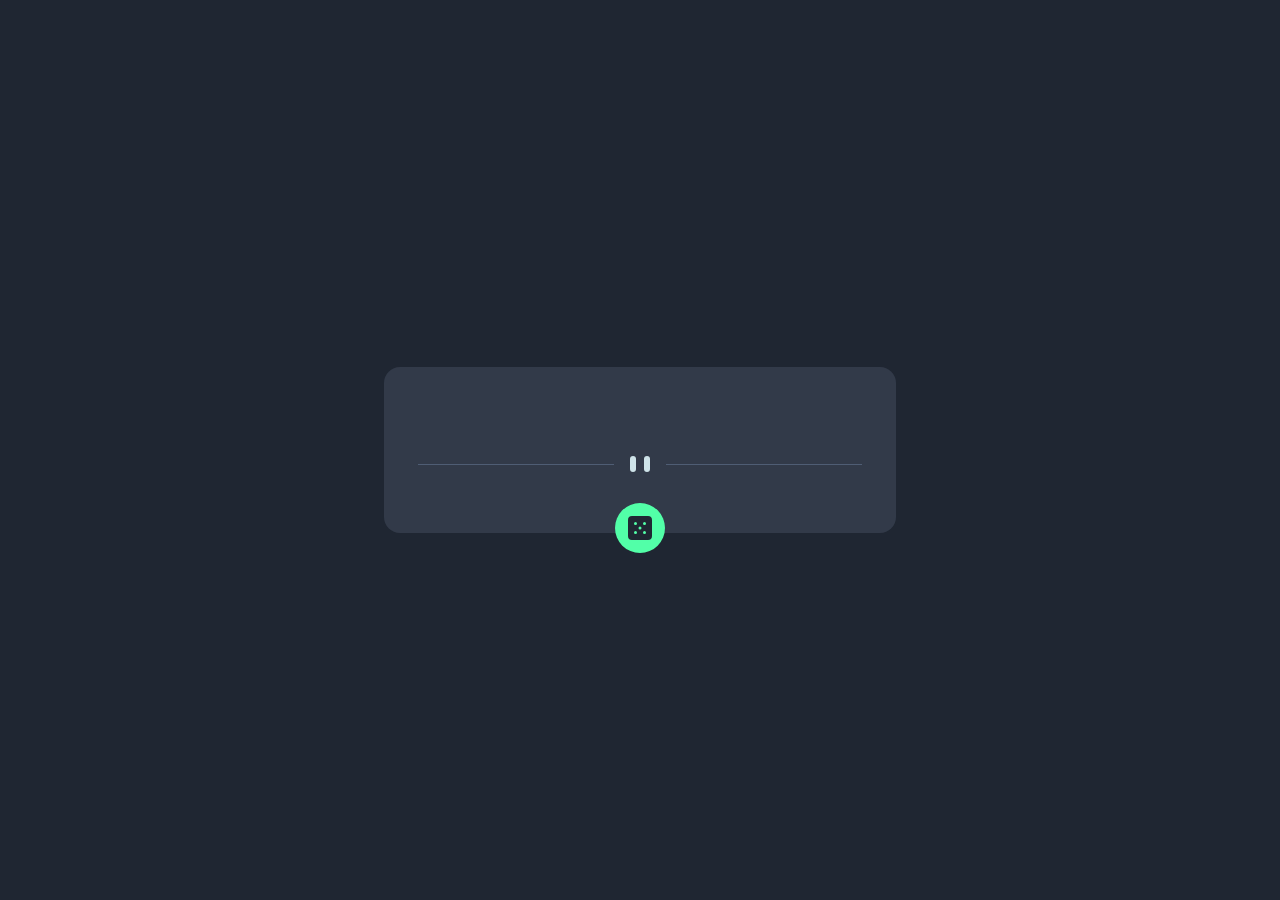
<file: advice-generator-app-main/index.html>
<!DOCTYPE html>
<html lang="en">
<head>
  <meta charset="UTF-8">
  <meta http-equiv="X-UA-Compatible" content="IE=edge">
  <meta name="viewport" content="width=device-width, initial-scale=1.0">
  <link rel="icon" type="image/png" sizes="32x32" href="./assets/imgs/favicon-32x32.png">
  <link rel="stylesheet" href="./assets/css/styles.css">
  <title>FrontEndMentor | Advice Generator App</title>
</head>
<body>
  
  <main>

    <div class="adviceGenerator">
      
      <h1 id="adviceNum"></h1>
      
      <p id="advice" class="advice"></p>
      
      <div class="pattern">
        <img class="desktopPattern" src="assets/imgs/pattern-divider-desktop.svg" alt="pattern-divider-desktop">
        <img class="mobilePattern" src="assets/imgs/pattern-divider-mobile.svg" alt="pattern-divider-mobile">
      </div>
      
      <div id="btn" class="diceIcon">
        <img class="dice" src="./assets/imgs/icon-dice.svg" alt="icon-dice">
      </div>

    </div>

  </main>

  <script src="./assets/js/script.js" defer></script>
</body>
</html>
</file>
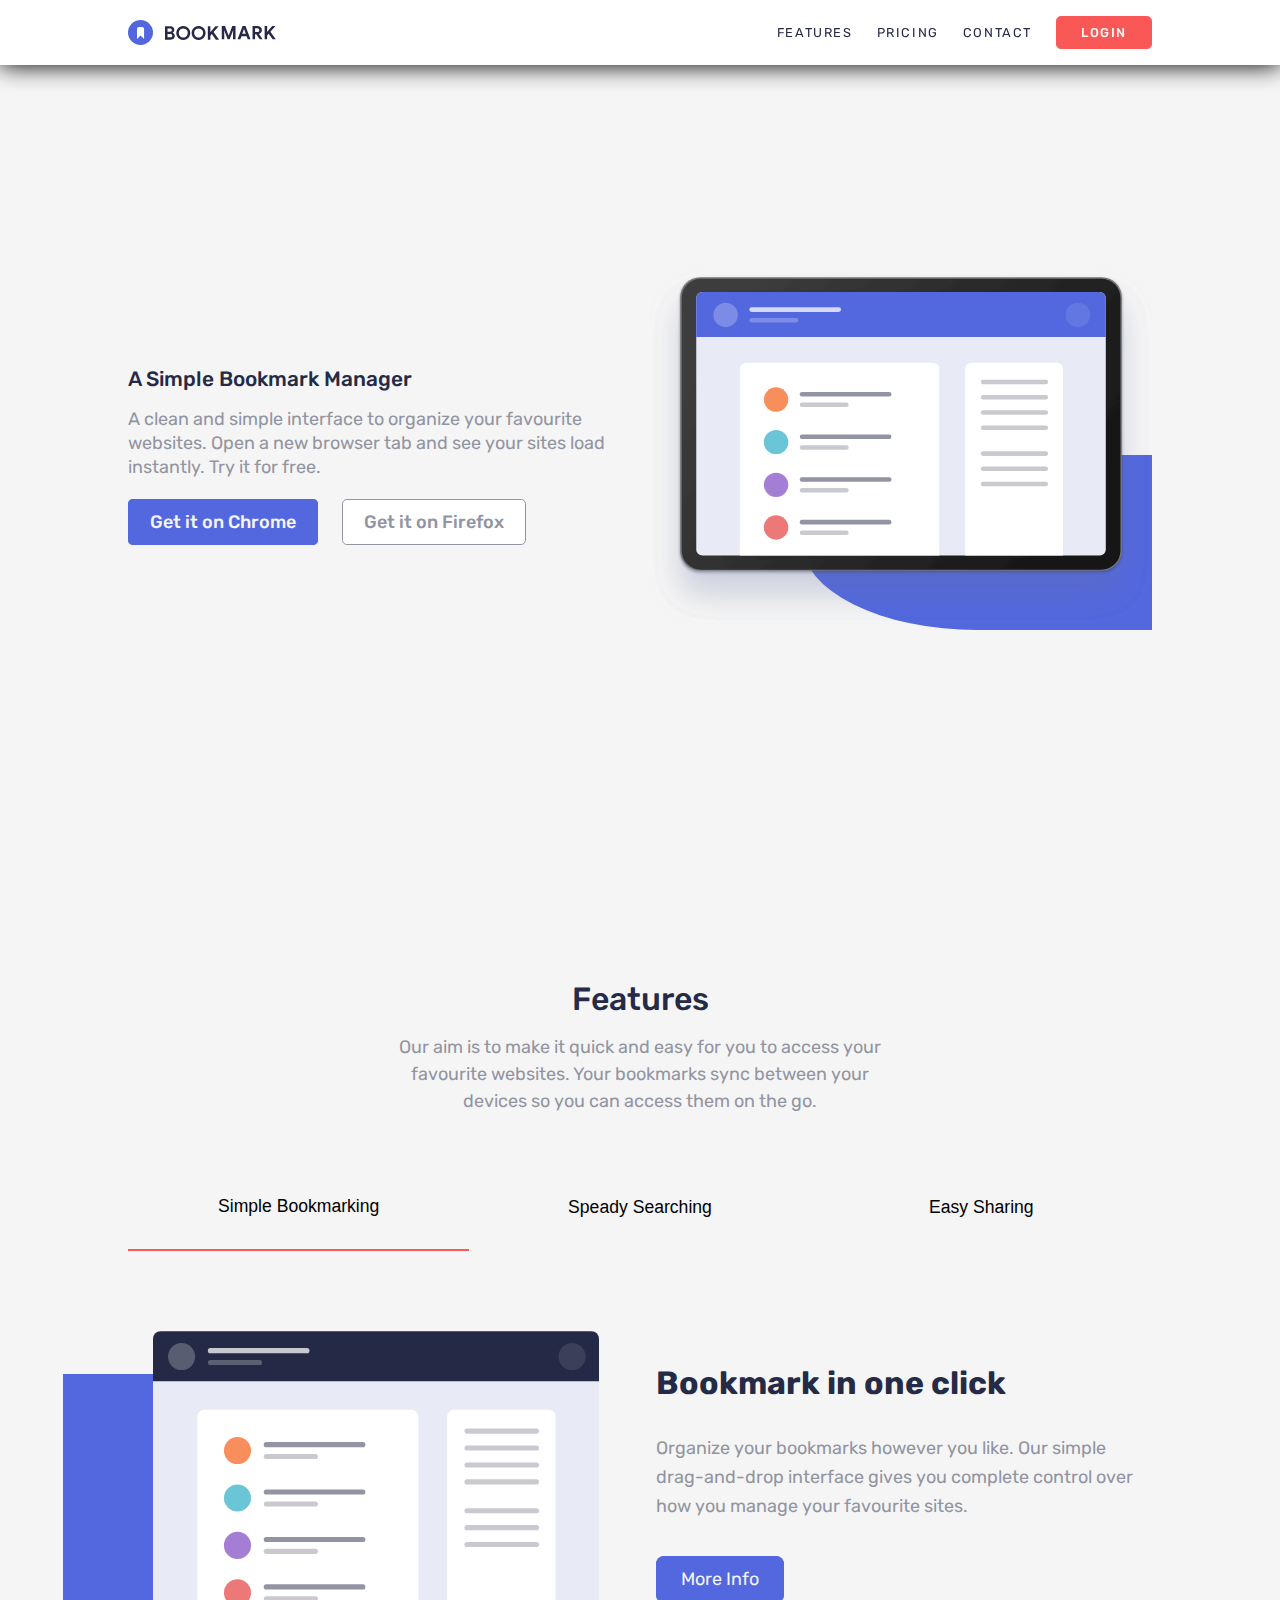
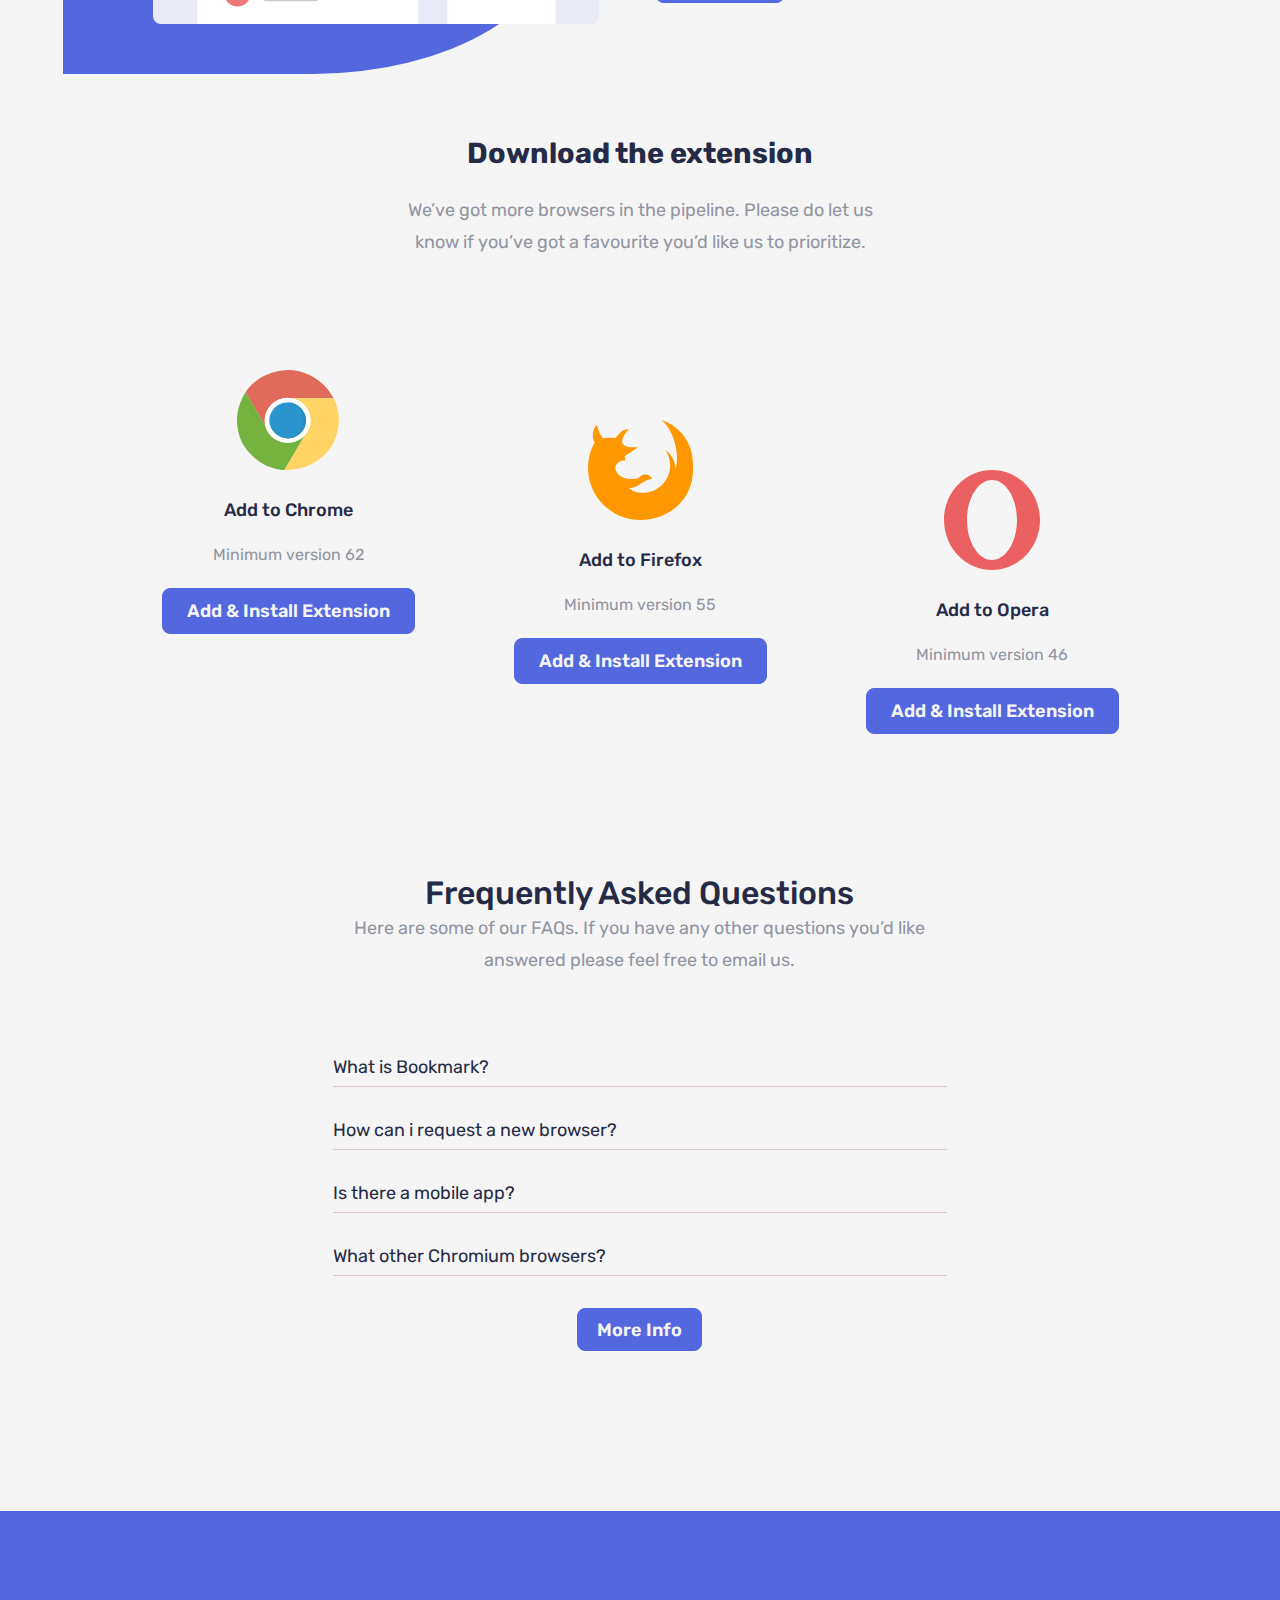
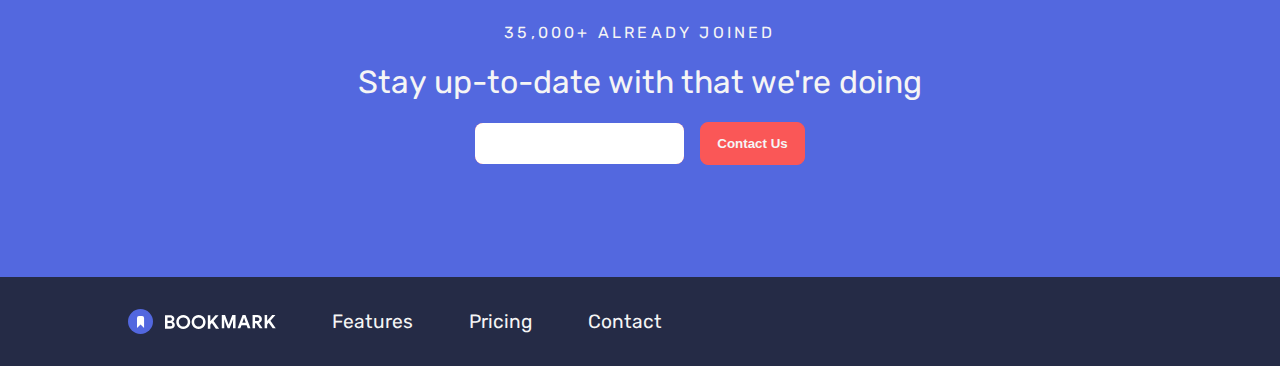
<file: bookmark-landing-page-master/index.html>
<!DOCTYPE html>
<html lang="en">
<head>
  <meta charset="UTF-8">
  <meta http-equiv="X-UA-Compatible" content="IE=edge">
  <meta name="viewport" content="width=device-width, initial-scale=1.0">
  <link rel="icon" type="image/png" sizes="32x32" href=".assets/images/favicon-32x32.png">
  <link rel="stylesheet" href="https://cdnjs.cloudflare.com/ajax/libs/font-awesome/6.1.1/css/all.min.css" integrity="sha512-KfkfwYDsLkIlwQp6LFnl8zNdLGxu9YAA1QvwINks4PhcElQSvqcyVLLD9aMhXd13uQjoXtEKNosOWaZqXgel0g==" crossorigin="anonymous" referrerpolicy="no-referrer" />
  <link rel="stylesheet" href="./assets/css/main.css">
  <title>Frontend Mentor | Bookmark landing page</title>
</head>
<body>
  
  <nav class="nav-desktop">
    <div class="nav-content">
      <img src="./assets/images/logo-bookmark.svg" alt="logo-bookmark">
      <div class="nav-links">
        <a href="#features" aria-label="feature-nav">features</a>
        <a href="#pricing" aria-label="pricing-nav">pricing</a>
        <a href="#contact" aria-label="contact-nav">contact</a>
        <a class="login-btn" href="#login" aria-label="login">Login</a>
      </div>
      <div class="menu">
        <i class="fa-solid fa-bars"></i>
      </div>
    </div>
  </nav>
  
  <nav class="nav-mobile">
    <div class="logo-container">
      <img src="./assets/images/nav-logo-bookmark.svg" alt="logo-bookmark">
      <div class="close">
        <i class="fa-solid fa-close"></i>
      </div>
    </div>
    <div class="nav-mobile-links">
      <a href="#features" aria-label="feature-nav">features</a>
      <a href="#pricing" aria-label="pricing-nav">pricing</a>
      <a href="#contact" aria-label="contact-nav">contact</a>
      <a class="login-btn" href="#login" aria-label="login">Login</a>
      <div class="social-media-icons">
        <a href="#facebook" aria-label="facebook"><i class="fa-brands fa-facebook-square"></i></a>
        <a href="#twitter" aria-label="twitter"><i class="fa-brands fa-twitter"></i></a>
      </div>
    </div>
  </nav>

  <main>
    
    <header>
      <div class="header-content">
        <div class="simple-bookmark">
          <h1>A Simple Bookmark Manager</h1>
          <p>
            A clean and simple interface to organize your favourite websites. Open a new browser tab and see your sites load instantly. Try it for free.
          </p>
          <div class="btns">
            <a class="btn-chrome" href="#chrome" aria-label="chrome">Get it on Chrome</a>
            <a class="btn-firefox" href="#firefox" aria-label="firefox">Get it on Firefox</a>
          </div>
        </div>
        <div class="feature-hero-img">
          <img src="./assets/images/illustration-hero.svg" alt="illustration-hero">
        </div>
      </div>
    </header>

    <section class="features-container">
      <div class="feature-intro">
        <h2>Features</h2>
        <p>
          Our aim is to make it quick and easy for you to access your favourite websites. 
          Your bookmarks sync between your devices so you can access them on the go.
        </p>
      </div>
      
      <div class="tabs">
        <button class="btn-tabs">Simple Bookmarking</button>
        <button class="btn-tabs">Speady Searching</button>
        <button class="btn-tabs">Easy Sharing</button>
      </div>

      <div class="tabs-content-container">

        <div class="tab-simple-container">
          <div class="simple-bookmarking-content">
            <div class="simple-img-container">
              <img src="./assets/images/illustration-features-tab-1.svg" alt="illustration-features-tab-1">
            </div>
            <div class="simple-msg-content">
              <h3>Bookmark in one click</h3>
              <p>
                Organize your bookmarks however you like. Our simple drag-and-drop interface 
                gives you complete control over how you manage your favourite sites.
              </p>
              <div class="btn">
                <a href="#more-info" aria-label="more-info">More Info</a>
              </div>
            </div>
          </div>
        </div>

        <div class="tab-speady-container">
          <div class="speady-searching-content">
            <div class="speady-img-container">
              <img src="./assets/images/illustration-features-tab-2.svg" alt="illustration-features-tab-2">
            </div>
            <div class="speady-msg-content">
              <h4>Intelligent Search</h4>
              <p>
                Our powerful search feature will help you find saved sites in no time at all. 
                No need to trawl through all of your bookmarks.
              </p>
              <div class="btn">
                <a href="#more-info" aria-label="more-info">More Info</a>
              </div>
            </div>
          </div>
        </div>

        <div class="tab-easy-container">
          <div class="easy-sharing-content">
            <div class="easy-img-container">
              <img src="./assets/images/illustration-features-tab-3.svg" alt="illustration-features-tab-3">
            </div>
            <div class="easy-msg-content">
              <h5>Share your bookmarks</h5>
              <p>
                Easily share your bookmarks and collections with others. Create a shareable 
                link that you can send at the click of a button.
              </p>
              <div class="btn">
                <a href="#more-info" aria-label="more-info">More Info</a>
              </div>
            </div>
          </div>
        </div>

      </div>
    </section> <!-- End of Features Section -->

    <section class="download-extension-container">

      <div class="dl-extension-intro">
        <h6>Download the extension</h6>
        <p>
          We’ve got more browsers in the pipeline. Please do let us know if you’ve 
          got a favourite you’d like us to prioritize.
        </p>
      </div>

      <div class="browsers-container">

        <div class="chrome-container">
          <div class="chrome-img-container">
            <img src="./assets/images/logo-chrome.svg" alt="logo-chrome">
          </div>
          <label>Add to Chrome</label>
          <p>Minimum version 62</p>
          <a href="#install-extension" aria-label="install-extension">Add & Install Extension</a>
        </div>
        
        <div class="firefox-container">
          <div class="firefox-img-container">
            <img src="./assets/images/logo-firefox.svg" alt="logo-firefox">
          </div>
          <label>Add to Firefox</label>
          <p>Minimum version 55</p>
          <a href="#install-extension" aria-label="install-extension">Add & Install Extension</a>
        </div>
        
        <div class="opera-container">
          <div class="opera-img-container">
            <img src="./assets/images/logo-opera.svg" alt="logo-opera">
          </div>
          <label>Add to Opera</label>
          <p>Minimum version 46</p>
          <a href="#install-extension" aria-label="install-extension">Add & Install Extension</a>
        </div>

      </div>
    </section> <!-- End of Section Extension Container -->


    <div class="frequently-asked-question">
      
      <div class="faq-intro">
        <label>Frequently Asked Questions</label>
        <p>
          Here are some of our FAQs. If you have any other questions you’d like 
          answered please feel free to email us.
        </p>
      </div>

      <div class="faq-answers">

        <div class="question-one faq-btn">
          <label>What is Bookmark?</label>
          <i class="fa-solid fa-angle-down"></i>
        </div>
        <div class="answer-one faq-answer">
          <p>
            Lorem ipsum dolor sit amet, consectetur adipiscing elit. Fusce tincidunt 
            justo eget ultricies fringilla. Phasellus blandit ipsum quis quam ornare mattis.
          </p>
        </div>

        <div class="question-two faq-btn">
          <label>How can i request a new browser?</label>
          <i class="fa-solid fa-angle-down"></i>
        </div>
        <div class="answer-two faq-answer">
          <p>
            Vivamus luctus eros aliquet convallis ultricies. Mauris augue massa, ultricies non ligula. 
            Suspendisse imperdiet. Vivamus luctus eros aliquet convallis ultricies. Mauris augue massa, 
            ultricies non ligula. Suspendisse imperdie tVivamus luctus eros aliquet convallis ultricies. 
            Mauris augue massa, ultricies non ligula. Suspendisse imperdiet.
          </p>
        </div>

        <div class="question-three faq-btn">
          <label>Is there a mobile app?</label>
          <i class="fa-solid fa-angle-down"></i>
        </div>
        <div class="answer-three faq-answer">
          <p>
            Sed consectetur quam id neque fermentum accumsan. Praesent luctus vestibulum dolor, ut condimentum 
            urna vulputate eget. Cras in ligula quis est pharetra mattis sit amet pharetra purus. Sed 
            sollicitudin ex et ultricies bibendum.
          </p>
        </div>

        <div class="question-four faq-btn">
          <label>What other Chromium browsers?</label>
          <i class="fa-solid fa-angle-down"></i>
        </div>
        <div class="answer-four faq-answer">
          <p>
            Integer condimentum ipsum id imperdiet finibus. Vivamus in placerat mi, at euismod dui. Aliquam 
            vitae neque eget nisl gravida pellentesque non ut velit.
          </p>
        </div>

        <a href="#more-info" aria-label="more-info">More Info</a>

      </div>

    </div> <!-- END OF SECTION BROWSER EXTENSION -->


    <div class="contact-us">
      <div class="container">
        <p>35,000+ ALREADY JOINED</p>
        <label>Stay up-to-date with that we're doing</label>
        <div class="form">
          <div class="email-container">
            <input id="email" type="text" aria-label="email">
            <small>Whoops, make sure it's an email!</small>
          </div>
          <button id="btnEmail" type="button">Contact Us</button>
        </div>
      </div>
    </div>



  </main>
  
  <footer>
    <div class="footer-nav">
      <div class="logo-container">
        <img src="./assets/images/nav-logo-bookmark.svg" alt="logo-bookmark">
        <a href="#features" aria-label="feature-nav">Features</a>
        <a href="#pricing" aria-label="pricing-nav">Pricing</a>
        <a href="#contact" aria-label="contact-nav">Contact</a>
      </div>
      <div class="social-icons">
        <a href="#facebook" aria-label="facebook link"><i class="fa-brands fa-facebook-square"></i></a>
        <a href="#twitter" aria-label="twitter-link"><i class="fa-brands fa-twitter"></i></a>
      </div>
    </div>
  </footer>

  <script src="./assets/js/script.js"></script>
</body>
</html>
</file>
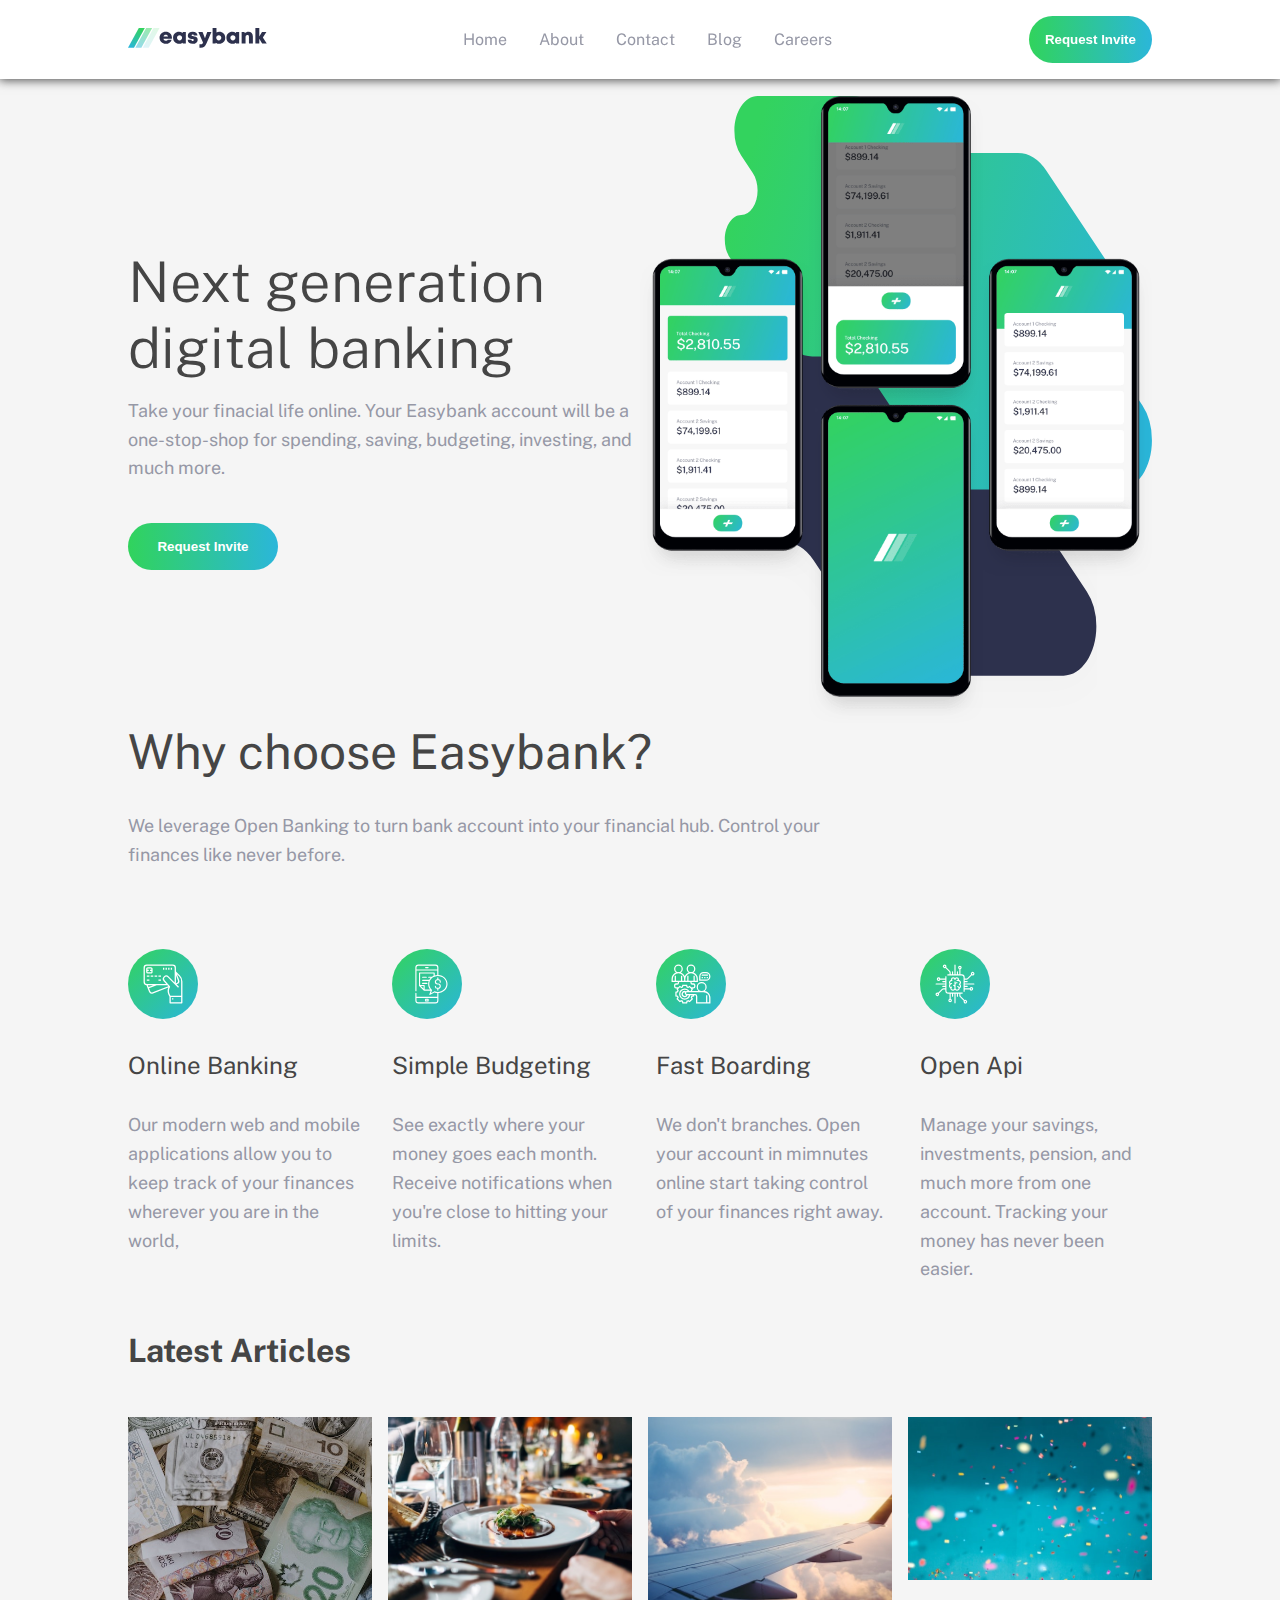
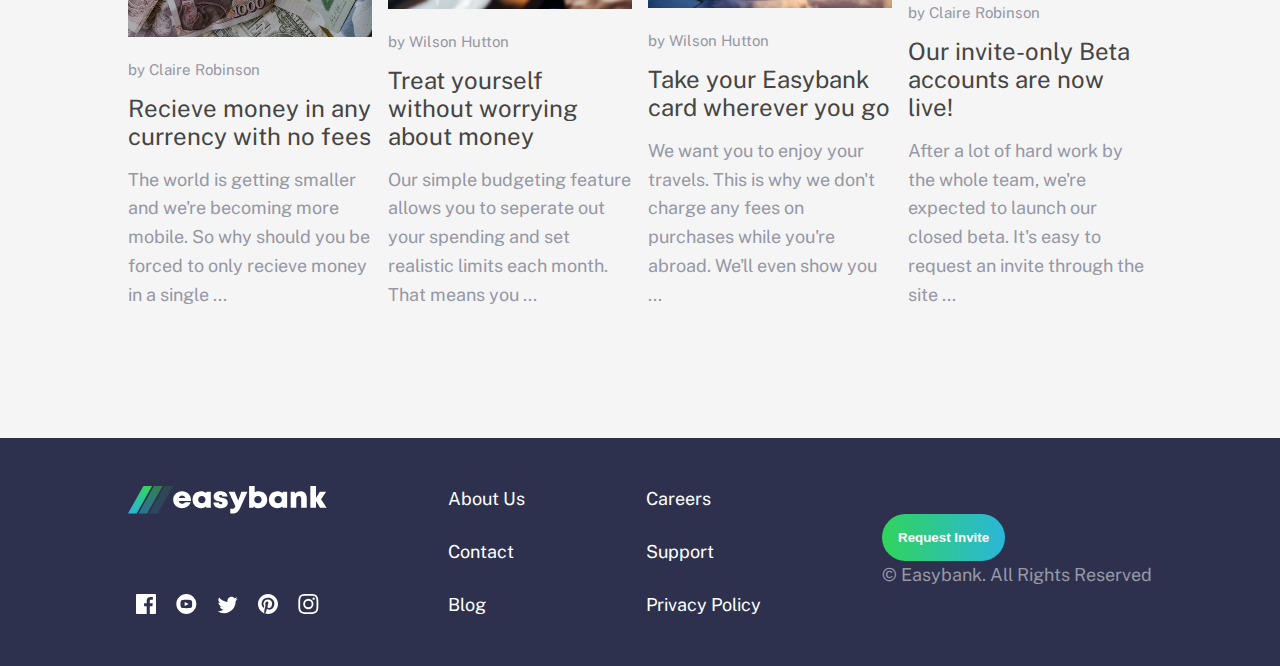
<file: easybank-landing-page-master/index.html>
<!DOCTYPE html>
<html lang="en">
<head>
  <meta charset="UTF-8">
  <meta name="viewport" content="width=device-width, initial-scale=1.0">
  <link rel="icon" type="image/png" sizes="32x32" href="./images/favicon-32x32.png">
  <link rel="stylesheet" href="https://cdnjs.cloudflare.com/ajax/libs/font-awesome/6.1.1/css/all.min.css" integrity="sha512-KfkfwYDsLkIlwQp6LFnl8zNdLGxu9YAA1QvwINks4PhcElQSvqcyVLLD9aMhXd13uQjoXtEKNosOWaZqXgel0g==" crossorigin="anonymous" referrerpolicy="no-referrer" />
  <link rel="stylesheet" href="./assets/css/styles.css">
  <title>Frontend Mentor | Easybank landing page</title>
</head>
<body>
  
  <nav>
    <div class="nav-container">
      <div class="nav-logo">
        <a href="index.html"><img src="./assets/images/logo.svg" alt="logo"></a>
      </div>
      <div class="nav-links">
        <a href="#home">Home</a>
        <a href="#about">About</a>
        <a href="#contact">Contact</a>
        <a href="#blog">Blog</a>
        <a href="#careers">Careers</a>
      </div>
      <button type="button">Request Invite</button>
      <i class="fa-solid fa-bars"></i>
    </div> 
  </nav>

  <nav class="nav-mobile">
    <div class="nav-mobile-links">
      <a href="#home">Home</a>
      <a href="#about">About</a>
      <a href="#contact">Contact</a>
      <a href="#blog">Blog</a>
      <a href="#careers">Careers</a>
    </div>
  </nav>
  
  <header>
    <div class="header-intro">
      <div class="header-intro-paragraph">
        <h1>Next generation digital banking</h1>
        <p>
          Take your finacial life online. Your Easybank account will be a one-stop-shop for spending, saving, budgeting, investing, and much more.
        </p>
        <button type="button">Request Invite</button>
      </div>
      <div class="header-intro-img">
        <img class="bg-intro-desktop" src="./assets/images/bg-intro-desktop.svg" alt="bg-intro-desktop">
        <img class="image-mockups" src="./assets/images/image-mockups.png" alt="image-mockups">
      </div>
    </div>
  </header>
  
  <main>

    <div class="why-choose-easybank">
      <div class="section-one">
        <label>Why choose Easybank?</label>
        <p>
          We leverage Open Banking to turn bank account into your financial hub. Control your finances like never before.
        </p>
      </div>

      <div class="section-two">

        <div class="online-banking">
          <img src="./assets/images/icon-online.svg" alt="icon-online">
          <label>Online Banking</label>
          <p>
            Our modern web and mobile applications allow you to keep track of your finances wherever you are in the world,
          </p>
        </div>

        <div class="simple-budgeting">
          <img src="./assets/images/icon-budgeting.svg" alt="icon-budgeting">
          <label>Simple Budgeting</label>
          <p>
            See exactly where your money goes each month. Receive notifications when you're close to hitting your limits.
          </p>
        </div>

        <div class="fast-boarding">
          <img src="./assets/images/icon-onboarding.svg" alt="icon-onboarding">
          <label>Fast Boarding</label>
          <p>
            We don't branches. Open your account in mimnutes online start taking control of your finances right away.
          </p>
        </div>

        <div class="open-api">
          <img src="./assets/images/icon-api.svg" alt="icon-api">
          <label>Open Api</label>
          <p>
            Manage your savings, investments, pension, and much more from one account. Tracking your money has never been easier.
          </p>
        </div>
      </div>
    </div>

    <div class="articles">
      <h2>Latest Articles</h2>

      <div class="articles-grid">
        
        <div class="claire">
          <img src="./assets/images/image-currency.jpg" alt="image-currency">
          <small>by Claire Robinson</small>
          <label> <a href="#recieve-money">Recieve money in any currency with no fees</a> </label>
          <p>
            The world is getting smaller and we're becoming more mobile. So why should you be forced to only recieve money in a single ...
          </p>
        </div>
        
        <div class="wilson">
          <img src="./assets/images/image-restaurant.jpg" alt="image-restaurant">
          <small>by Wilson Hutton</small>
          <label> <a href="#treat-yourself">Treat yourself without worrying about money</a> </label>
          <p>
            Our simple budgeting feature allows you to seperate out your spending and set realistic limits each month. That means you ...
          </p>
        </div>
        
        <div class="wilson">
          <img src="./assets/images/image-plane.jpg" alt="image-plane">
          <small>by Wilson Hutton</small>
          <label> <a href="#take-your-easybank">Take your Easybank card wherever you go</a> </label>
          <p>
            We want you to enjoy your travels. This is why we don't charge any fees on purchases while you're abroad. We'll even show you ...
          </p>
        </div>
  
        <div class="claire">
          <img src="./assets/images/image-confetti.jpg" alt="image-confetti">
          <small>by Claire Robinson</small>
          <label> <a href="#our-invite">Our invite-only Beta accounts are now live!</a> </label>
          <p>
            After a lot of hard work by the whole team, we're expected to launch our closed beta. It's easy to request an invite through the site ...
          </p>
        </div>

      </div>
    </div>
  </main>

  <footer>
    <div class="footer-nav">
      <div class="logo-n-icons">
        <img src="./assets/images/logo-footer.svg" alt="logo-footer">
        <div class="icon-nav-links">
          <a href="#facebook"><img src="./assets/images/icon-facebook.svg" alt="icon-facebook"></a>
          <a href="#youtube"><img src="./assets/images/icon-youtube.svg" alt="icon-youtube"></a>
          <a href="#twitter"><img src="./assets/images/icon-twitter.svg" alt="icon-twitter"></a>
          <a href="#pinterest"><img src="./assets/images/icon-pinterest.svg" alt="icon-pinterest"></a>
          <a href="#instagram"><img src="./assets/images/icon-instagram.svg" alt="icon-instagram"></a>
        </div>
      </div>
      <div class="footer-nav-links-a">
        <a href="">About Us</a>
        <a href="">Contact</a>
        <a href="">Blog</a>
      </div>
      <div class="footer-nav-links-b">
        <a href="">Careers</a>
        <a href="">Support</a>
        <a href="">Privacy Policy</a>
      </div>
      
      <div class="request-invite">
        <button type="button">Request Invite</button>
        <p>&copy; Easybank. All Rights Reserved</p>
      </div>
    </div>
    

  </footer>
  
  <script src="./assets/js/main.js" defer></script>
</body>
</html>
</file>
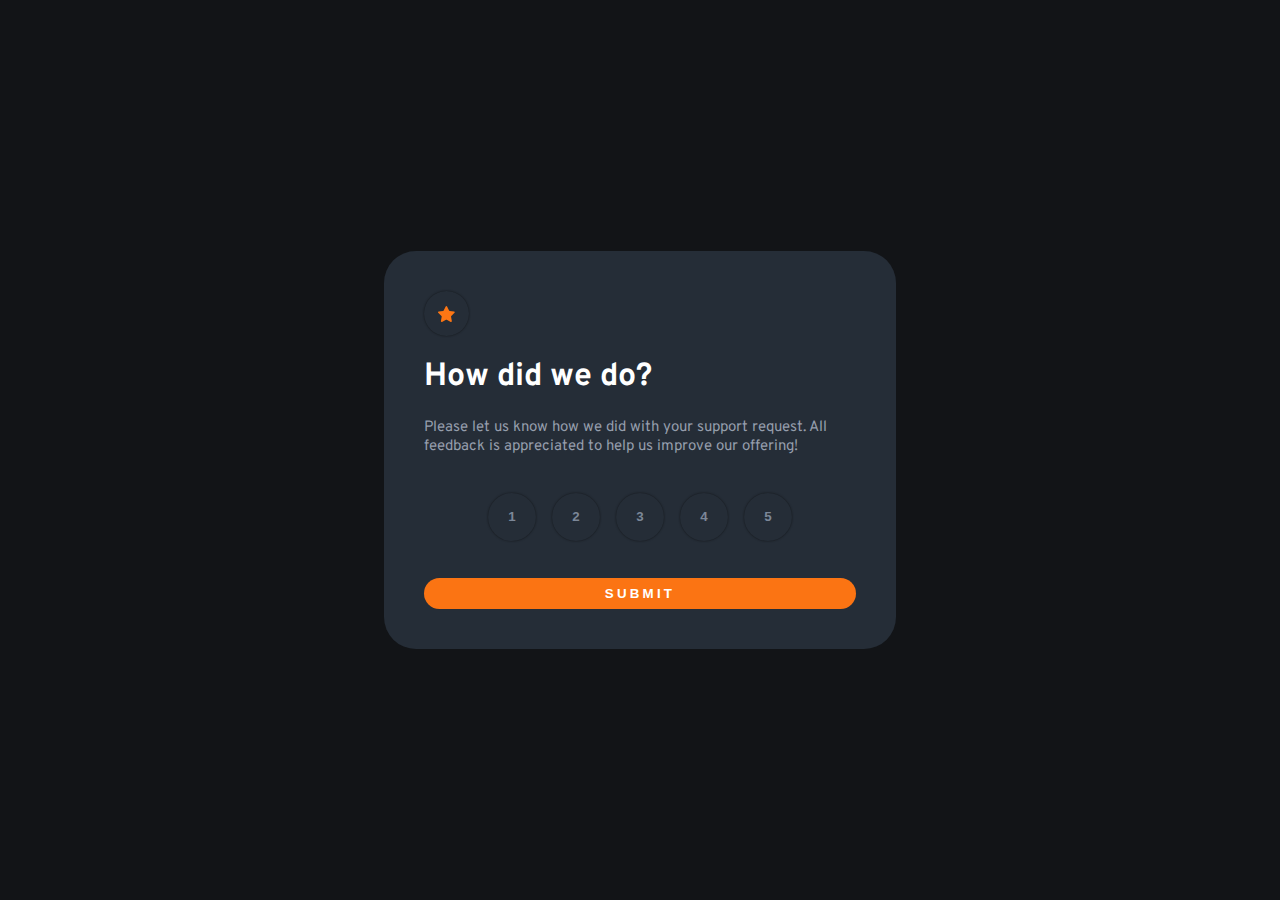
<file: interactive-rating-component-main/index.html>
<!DOCTYPE html>
<html lang="en">
<head>
  <meta charset="UTF-8">
  <meta http-equiv="X-UA-Compatible" content="IE=edge">
  <meta name="viewport" content="width=device-width, initial-scale=1.0">
  <link rel="icon" type="image/png" sizes="32x32" href="./images/favicon-32x32.png">
  <link rel="stylesheet" href="./assets/css/styles.css">
  <title>Frontend Mentor | Interactive rating component</title>
</head>
<body>
  <main>

    <section class="interactiveRating">

      <div class="starIcon"> <img src="./assets/imgs/icon-star.svg" alt="icon-star"> </div>
      <h1>How did we do?</h1>
      <p>
        Please let us know how we did with your support request. All feedback is appreciated to help us improve our offering!
      </p>
      <div class="buttons">
        <button class="btn">1</button>
        <button class="btn">2</button>
        <button class="btn">3</button>
        <button class="btn">4</button>
        <button class="btn">5</button>
      </div>
      <button class="btnSubmit" type="submit">SUBMIT</button>

    </section>

    <div class="container">
      <section class="thankYou">
        <div class="imgContainer">
          <img src="./assets/imgs/illustration-thank-you.svg" alt="illustration-thank-you">
        </div>
        <h5 class="rating">Rating</h5>
        <h2>Thank you!</h2>
        <p>
          We appreciate you taking the time to give a rating. if you never need more support, don't hesitate to get in touch!
        </p>
      </section>
    </div>

  </main>

  <script src="./assets/js/script.js" defer></script>
</body>
</html>
</file>
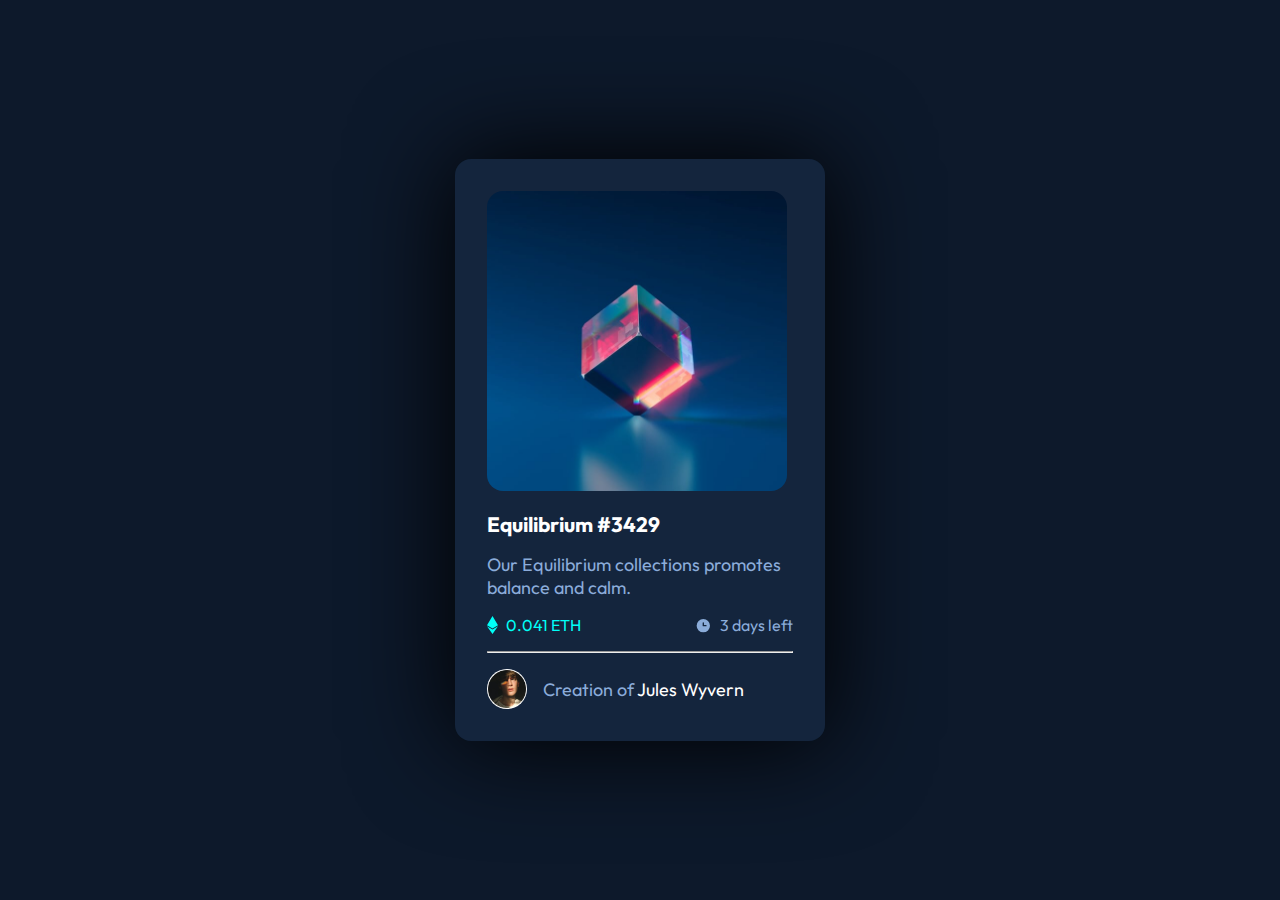
<file: nft-preview-card-component-main/index.html>
<!DOCTYPE html>
<html lang="en">
<head>
  <meta charset="UTF-8">
  <meta http-equiv="X-UA-Compatible" content="IE=edge">
  <meta name="viewport" content="width=device-width, initial-scale=1.0">
  <link rel="icon" type="image/png" sizes="32x32" href="./images/favicon-32x32.png">
  <link rel="stylesheet" href="./assets/css/styles.css">
  <title>Frontend Mentor | NFT preview card component</title>
</head>
<body>
  <main>
    <div class="nft-card">

      <div class="img-container">
        <div class="img-ethereum">
          <img src="./assets/images/image-equilibrium.jpg" alt="icon-ethereum">
        </div>
        <div class="img-view">
          <img src="./assets/images/icon-view.svg" alt="icon-view">
        </div>
      </div>
      <h1>Equilibrium #3429</h1>
      <p>Our Equilibrium collections promotes balance and calm.</p>

      <div class="labels">

        <div class="ethereum-icon">
          <img src="./assets/images/icon-ethereum.svg" alt="icon-ethereum">
          <label>0.041 ETH</label>
        </div>

        <div class="days-left">
          <img src="./assets/images/icon-clock.svg" alt="icon-clock">
          <label>3 days left</label>
        </div>

      </div>

      <hr/>
      <div class="creator">
        <div class="img-avatar">
          <img src="./assets/images/image-avatar.png" alt="image-avatar">
        </div>
        <p>Creation of <span class="creator-name">Jules Wyvern</span></p>
      </div>
    
    </div>
  </main>
</body>
</html>
</file>
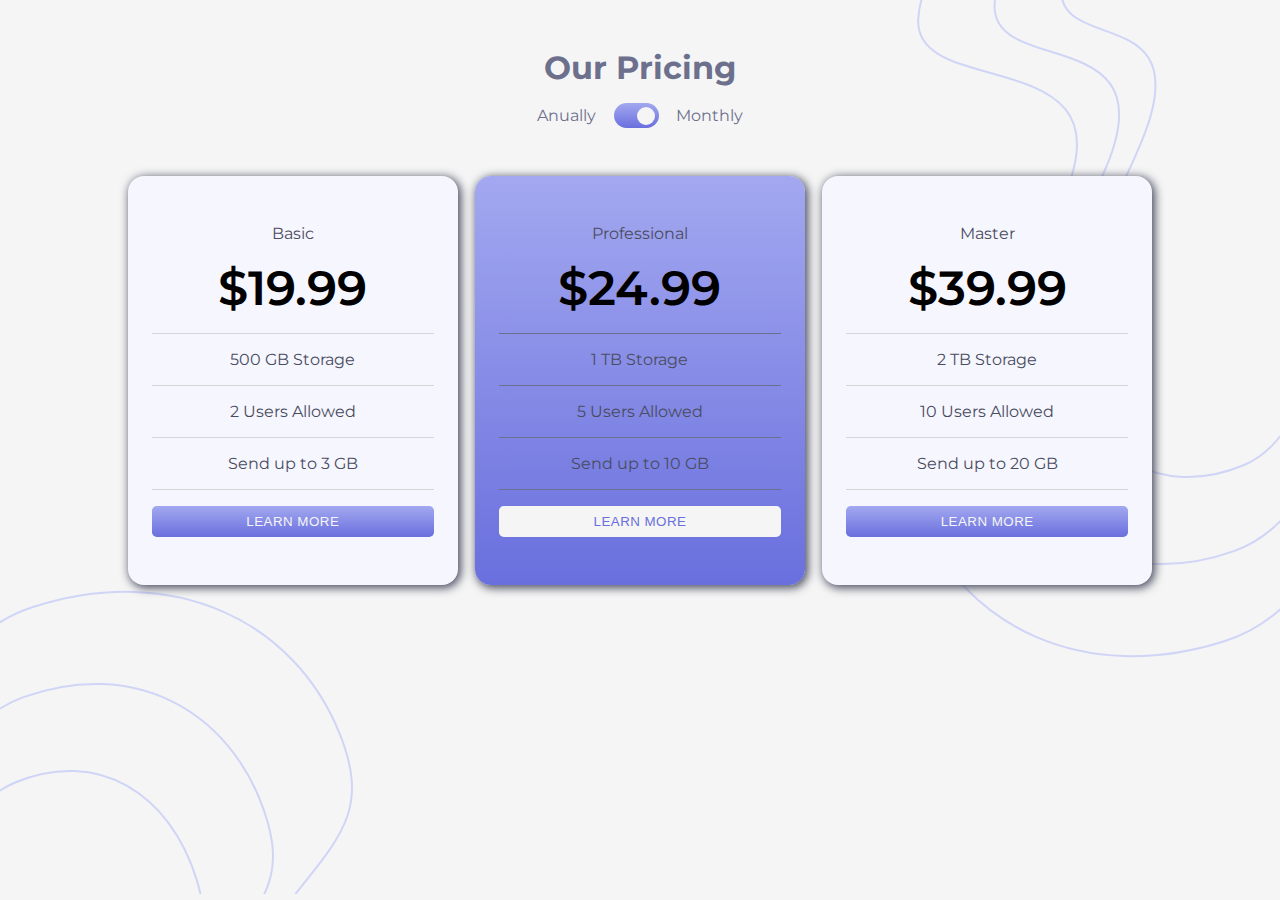
<file: pricing-component-with-toggle-master/index.html>
<!DOCTYPE html>
<html lang="en">
<head>
  <meta charset="UTF-8">
  <meta http-equiv="X-UA-Compatible" content="IE=edge">
  <meta name="viewport" content="width=device-width, initial-scale=1.0">
  <link rel="icon" type="image/png" sizes="32x32" href="./images/favicon-32x32.png">
  <link rel="stylesheet" href="./assets/css/styles.css">
  <title>Frontend Mentor | Pricing Component with toggle </title>
</head>
<body>

  <main>
    <div class="container">
      
      <section class="pricing-component">

        <div class="pricing-title">
          <h1>Our Pricing</h1>
          <div class="pricing-toggle-container">
            <label>Anually</label>
            <div class="toggleButton"><span class="toggleSwitch"></span></div>
            <label>Monthly</label>
          </div>
        </div>
        
        <section class="pricing-component-cards">
          <div class="basic-card">
            <label class="basic-card-title">Basic</label>
            <label class="pricing">$19.99</label>
            <ul>
              <li>500 GB Storage</li>
              <li>2 Users Allowed</li>
              <li>Send up to 3 GB</li>
            </ul>
            <button>Learn More</button>
          </div>
          <div class="professional-card">
            <label class="pro-card-title">Professional</label>
            <label class="pricing">$24.99</label>
            <ul>
              <li>1 TB Storage</li>
              <li>5 Users Allowed</li>
              <li>Send up to 10 GB</li>
            </ul>
            <button>Learn More</button>
          </div>
          <div class="master-card">
            <label class="master-card-title">Master</label>
            <label class="pricing">$39.99</label>
            <ul>
              <li>2 TB Storage</li>
              <li>10 Users Allowed</li>
              <li>Send up to 20 GB</li>
            </ul>
            <button>Learn More</button>
          </div>
        </section>

      </section>


    </div>
    
    <div class="bg-top-img-container">
      <img class="bg-top-img" src="./assets/imgs/bg-top.svg" alt="bg-top">
    </div>
    
    <div class="bg-bottom-img-container">
      <img class="bg-bottom-img" src="./assets/imgs/bg-bottom.svg" alt="bg-bottom">
    </div>

  </main>

  <script src="./assets/js/main.js" defer></script>
</body>
</html>
</file>
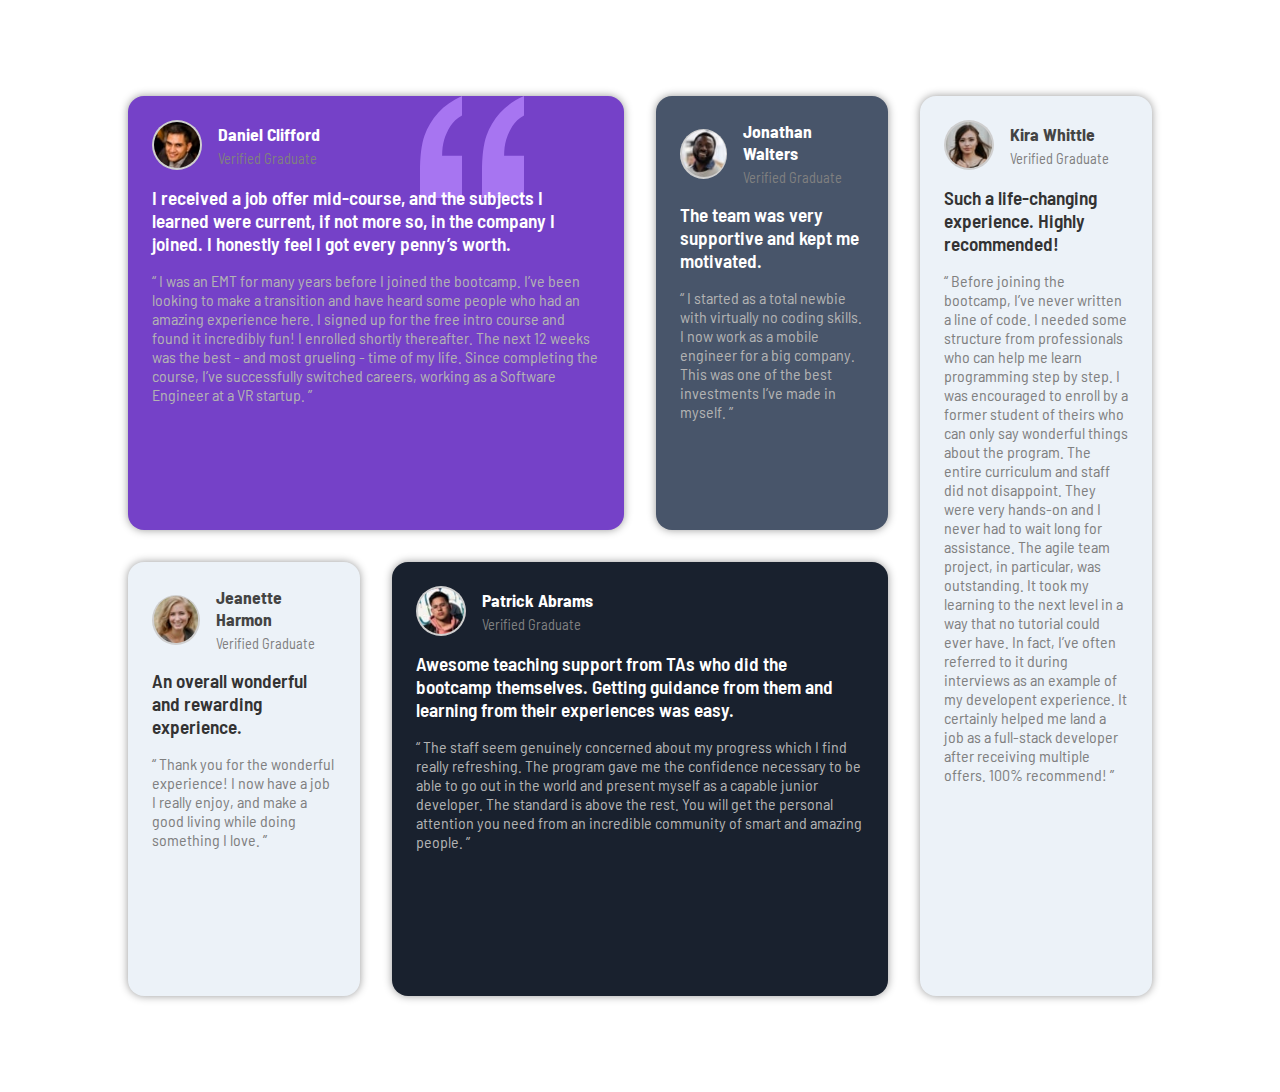
<file: testimonials-grid-section-main/index.html>
<!DOCTYPE html>
<html lang="en">
<head>
  <meta charset="UTF-8">
  <meta name="viewport" content="width=device-width, initial-scale=1.0">
  <link rel="icon" type="image/png" sizes="32x32" href="./images/favicon-32x32.png">
  <link rel="stylesheet" href="./assets/css/styles.css">
  <title>Frontend Mentor | Testimonials Grid Section</title>
</head>
<body>
  <main>
    <div class="container">
      <section class="grid-container">

        <div class="daniel-clifford">
          <div class="status-container">
            <div class="img-profile-container">
              <img src="./assets/imgs/image-daniel.jpg" alt="daniel">
            </div>
            <div class="status">
              <h1>Daniel Clifford</h1>
              <small>Verified Graduate</small>
            </div>
          </div>
          <p class="intro">
            I received a job offer mid-course, and the subjects I learned were current, if not more so, 
            in the company I joined. I honestly feel I got every penny’s worth.
          </p>
          <p class="second-p">
            “ I was an EMT for many years before I joined the bootcamp. I’ve been looking to make a 
            transition and have heard some people who had an amazing experience here. I signed up 
            for the free intro course and found it incredibly fun! I enrolled shortly thereafter. 
            The next 12 weeks was the best - and most grueling - time of my life. Since completing 
            the course, I’ve successfully switched careers, working as a Software Engineer at a VR startup. ”
          </p>
        </div>

        <div class="jonathan-walters">
          <div class="status-container">
            <div class="img-profile-container">
              <img src="./assets/imgs/image-jonathan.jpg" alt="jonathan-walters">
            </div>
            <div class="status">
              <h2>Jonathan Walters</h2>
              <small>Verified Graduate</small>
            </div>
          </div>
          <p class="intro"> The team was very supportive and kept me motivated.</p>
          <p class="second-p">
            “ I started as a total newbie with virtually no coding skills. I now work as a mobile engineer 
            for a big company. This was one of the best investments I’ve made in myself. ”
          </p>
        </div>

        <div class="jeanette-harmon">
          <div class="status-container">
            <div class="img-profile-container">
              <img src="./assets/imgs/image-jeanette.jpg" alt="jeanette-harmon">
            </div>
            <div class="status">
              <h3>Jeanette Harmon</h3>
              <small>Verified Graduate</small>
            </div>
          </div>
          <p class="intro"> An overall wonderful and rewarding experience. </p>
          <p class="second-p">
            “ Thank you for the wonderful experience! I now have a job I really enjoy, and make a good living 
            while doing something I love. ”
          </p>
        </div>

        <div class="patrick-abrams">
          <div class="status-container">
            <div class="img-profile-container">
              <img src="./assets/imgs/image-patrick.jpg" alt="patrick-abrams">
            </div>
            <div class="status">
              <h4>Patrick Abrams</h4>
              <small>Verified Graduate</small>
            </div>
          </div>
          <p class="intro">
            Awesome teaching support from TAs who did the bootcamp themselves. Getting guidance from them and 
            learning from their experiences was easy.
          </p>
          <p class="second-p">
            “ The staff seem genuinely concerned about my progress which I find really refreshing. The program 
            gave me the confidence necessary to be able to go out in the world and present myself as a capable 
            junior developer. The standard is above the rest. You will get the personal attention you need from 
            an incredible community of smart and amazing people. ”
          </p>
        </div>

        <div class="kira-whittle">
          <div class="status-container">
            <div class="img-profile-container">
              <img src="./assets/imgs/image-kira.jpg" alt="kira-whittle">
            </div>
            <div class="status">
              <h5>Kira Whittle</h5>
              <small>Verified Graduate</small>
            </div>
          </div>
          <p class="intro"> Such a life-changing experience. Highly recommended! </p>
          <p class="second-p">
            “ Before joining the bootcamp, I’ve never written a line of code. I needed some structure from 
            professionals who can help me learn programming step by step. I was encouraged to enroll by a former 
            student of theirs who can only say wonderful things about the program. The entire curriculum and staff 
            did not disappoint. They were very hands-on and I never had to wait long for assistance. The agile team 
            project, in particular, was outstanding. It took my learning to the next level in a way that no tutorial 
            could ever have. In fact, I’ve often referred to it during interviews as an example of my developent 
            experience. It certainly helped me land a job as a full-stack developer after receiving multiple offers. 
            100% recommend! ”
          </p>
        </div>

      </section>
    </div>
  </main>
</body>
</html>
</file>
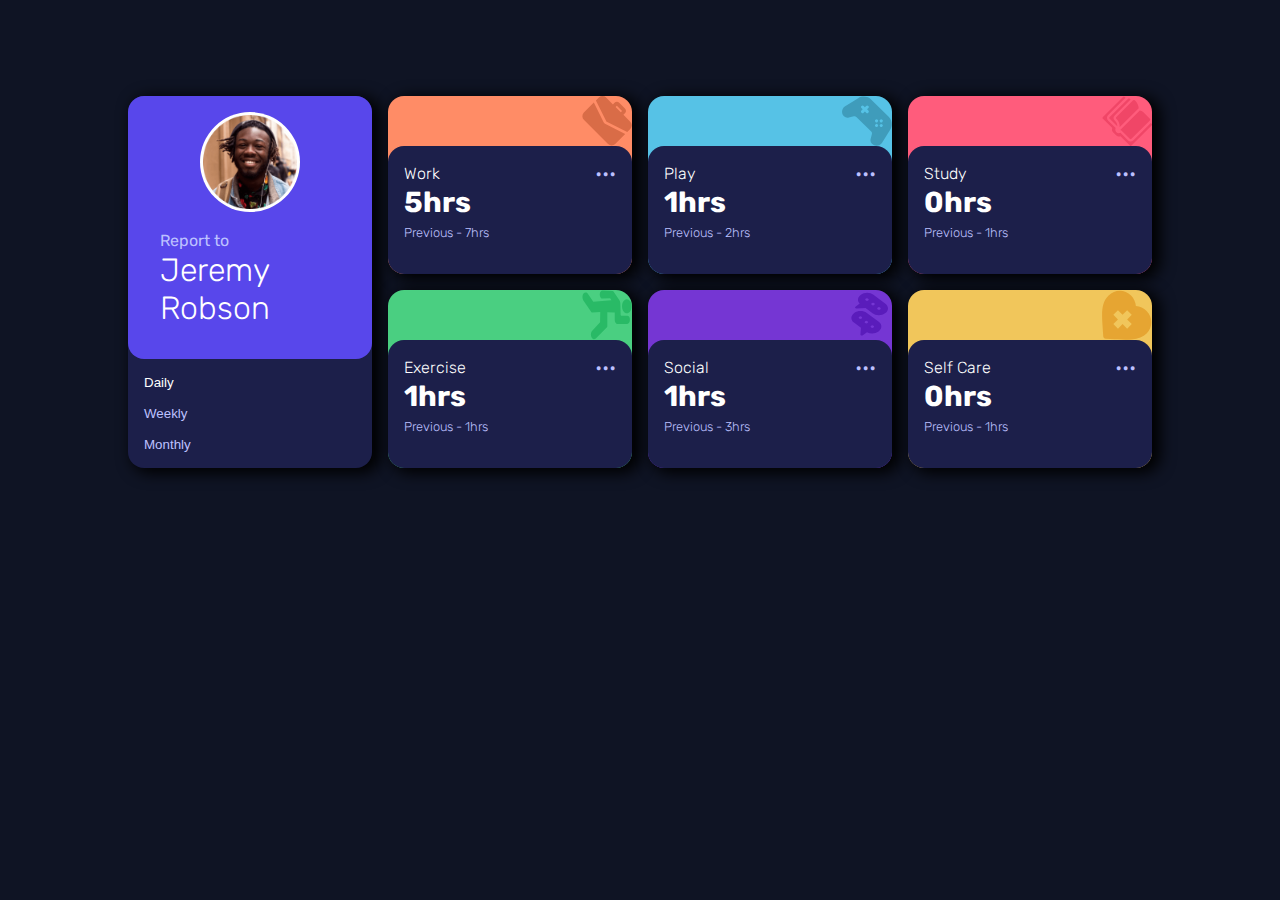
<file: time-tracking-dashboard-main/index.html>
<!DOCTYPE html>
<html lang="en">
<head>
  <meta charset="UTF-8">
  <meta http-equiv="X-UA-Compatible" content="IE=edge">
  <meta name="viewport" content="width=device-width, initial-scale=1.0">
  <link rel="icon" type="image/png" sizes="32x32" href="./images/favicon-32x32.png">
  <link rel="stylesheet" href="./assets/css/styles.css">
  <title>Frontend Mentor | Time tracking dashboard</title>
</head>
<body>

  <main class="container">
    <section class="time-tracking-grid-layout">
      <div class="grid-profile">
        <div class="profile">
          <div class="img-profile-container">
            <img src="./assets/imgs/image-jeremy.png" alt="image-jeremy">
          </div>
          <div class="profile-info">
            <small>Report to</small>
            <h1>Jeremy Robson</h1>
          </div>
        </div>
        <div class="btn-tabs">
          <button class="btn active" type="button">Daily</button>
          <button class="btn" type="button">Weekly</button>
          <button class="btn" type="button">Monthly</button>
        </div>
      </div>
      
      <div class="grid-work">
        <div class="icon-work-container">
          <img src="./assets/imgs/icon-work.svg" alt="icon-work">
        </div>
        <div class="work">
          <div class="work-title">
            <label></label>
            <span>•••</span>
          </div>
          <div class="work-time">
            <h2></h2>
            <span></span>
          </div>
        </div>
      </div>
      
      <div class="grid-play">
        <div class="icon-play-container">
          <img src="./assets/imgs/icon-play.svg" alt="icon-play">
        </div>
        <div class="play">
          <div class="play-title">
            <label></label>
            <span>•••</span>
          </div>
          <div class="play-time">
            <h2></h2>
            <span></span>
          </div>
        </div>
      </div>
      
      <div class="grid-study">
        <div class="icon-study-container">
          <img src="./assets/imgs/icon-study.svg" alt="icon-study">
        </div>
        <div class="study">
          <div class="study-title">
            <label></label>
            <span>•••</span>
          </div>
          <div class="study-time">
            <h2></h2>
            <span></span>
          </div>
        </div>
      </div>

      <div class="grid-exercise">
        <div class="icon-exercise-container">
          <img src="./assets/imgs/icon-exercise.svg" alt="icon-exercise">
        </div>
        <div class="exercise">
          <div class="exercise-title">
            <label></label>
            <span>•••</span>
          </div>
          <div class="exercise-time">
            <h2></h2>
            <span></span>
          </div>
        </div>
      </div>
      
      <div class="grid-social">
        <div class="icon-social-container">
          <img src="./assets/imgs/icon-social.svg" alt="icon-social">
        </div>
        <div class="social">
          <div class="social-title">
            <label></label>
            <span>•••</span>
          </div>
          <div class="social-time">
            <h2></h2>
            <span></span>
          </div>
        </div>
      </div>
      
      <div class="grid-self-care">
        <div class="icon-self-care-container">
          <img src="./assets/imgs/icon-self-care.svg" alt="icon-self-care">
        </div>
        <div class="self-care">
          <div class="self-care-title">
            <label></label>
            <span>•••</span>
          </div>
          <div class="self-care-time">
            <h2></h2>
            <span></span>
          </div>
        </div>
      </div>
    
    </section>
  </main>
  
  <script src="./assets/js/main.js" defer ></script>
</body>
</html>
</file>
<file: advice-generator-app-main/assets/css/styles.css>
@import url('https://fonts.googleapis.com/css2?family=Manrope:wght@400;500;800&display=swap');

*, *::before, *::after {
  margin: 0;
  padding: 0;
  box-sizing: border-box;
}

body {
  max-width: 1440px;
  height: 100vh;
  background-color: hsl(218, 23%, 16%);
  font-family: 'Manrope', sans-serif;
  font-size: 1rem;
  color: hsl(193, 38%, 86%);
  font-weight: 800;
}

main {
  width: 40%;
  height: 100%;
  margin: 0 auto;
  display: flex;
  align-items: center;
  justify-content: center;
}

div.adviceGenerator {
  width: 100%;
  background-color: hsl(217, 19%, 24%);
  padding: 1.5rem;
  border-radius: 1rem;
  position: relative;
  display: flex;
  flex-direction: column;
  align-items: center;
  justify-content: center;
  gap: 2rem;
}

div.adviceGenerator h1 {
  color: hsl(150, 100%, 66%);
  letter-spacing: .3rem;
  font-size: 1rem;
}

p.advice {
  font-size: 28px;
  text-align: center;
}

div.pattern {
  margin-bottom: 2rem;
}

img.mobilePattern {
  display: none;
}

div.diceIcon {
  width: 50px;
  height: 50px;
  padding: .3rem;
  border-radius: 50%;
  position: absolute;
  bottom: -20px;
  display: flex;
  align-items: center;
  justify-content: center;
  background-color: hsl(150, 100%, 66%);
  cursor: pointer;
}

div.diceIcon:hover {
  box-shadow: 0 0 10px .5px hsl(150, 100%, 66%), 0 0 20px .5px hsl(150, 100%, 66%) ;
}

img.dice:hover {
  cursor: pointer;
  transform: rotate(45deg);
}

@media all and (max-width: 720px) {

  main {
    width: 90%;
  }

  img.desktopPattern {
    display: none;
  }

  img.mobilePattern {
    display: block;
  }

}
</file>
<file: bookmark-landing-page-master/assets/css/main.css>
@import url("https://fonts.googleapis.com/css2?family=Rubik:wght@400;500;600;700&display=swap");
*, *::before, *::after {
  margin: 0;
  padding: 0;
  box-sizing: border-box;
}

body {
  width: 100%;
  height: 100%;
  background-color: #f5f5f5;
  color: hsl(229deg, 31%, 21%);
  font-family: "Rubik", sans-serif;
  font-size: 18px;
  position: relative;
}
body h1, body h2, body h3, body h4, body h5, body h6 {
  font-size: 1.3rem;
}

main {
  width: 100%;
  height: 100%;
}

nav.nav-desktop {
  width: 100%;
  padding: 1rem 0;
  box-shadow: 0 0 25px 0.5px #000;
  background-color: #fff;
  position: fixed;
  z-index: 5;
}
nav.nav-desktop div.nav-content {
  width: 80%;
  height: 100%;
  max-width: 1440px;
  margin: 0 auto;
  display: flex;
  align-items: center;
  justify-content: space-between;
}
nav.nav-desktop div.nav-content div.nav-links {
  display: flex;
  align-items: center;
  justify-content: center;
  gap: 1.5rem;
  font-size: 0.8rem;
}
nav.nav-desktop div.nav-content div.nav-links a {
  color: hsl(229deg, 31%, 21%);
  text-decoration: none;
  letter-spacing: 0.1rem;
  text-transform: uppercase;
}
nav.nav-desktop div.nav-content div.nav-links a:hover {
  color: hsl(0deg, 94%, 66%);
}
nav.nav-desktop div.nav-content div.nav-links a.login-btn {
  color: #f5f5f5;
  padding: 0.5rem 1.5rem;
  outline: none;
  border: 1px solid hsl(0deg, 94%, 66%);
  border-radius: 0.3rem;
  background-color: hsl(0deg, 94%, 66%);
  font-weight: 500;
  cursor: pointer;
  letter-spacing: 0.1rem;
  text-transform: uppercase;
}
nav.nav-desktop div.nav-content div.nav-links a.login-btn:hover {
  background-color: transparent;
  color: hsl(0deg, 94%, 66%);
}
nav.nav-desktop div.nav-content div.menu {
  display: none;
  font-size: 1.5rem;
  cursor: pointer;
}
nav.nav-desktop div.nav-content div.menu:hover {
  color: hsl(231deg, 69%, 60%);
}

nav.nav-mobile {
  position: absolute;
  top: 0;
  left: 0;
  width: 100%;
  height: 100%;
  background: hsl(229deg, 31%, 21%);
  color: #f5f5f5;
  z-index: 5;
  padding: 2rem;
  display: none;
}
nav.nav-mobile div.logo-container {
  width: 100%;
  margin: 1rem auto;
  display: flex;
  align-items: center;
  justify-content: space-between;
  padding: 1rem 0;
  border-bottom: 1px solid hsla(0deg, 0%, 100%, 0.1);
}
nav.nav-mobile div.logo-container div.close {
  font-size: 1.5rem;
  cursor: pointer;
}
nav.nav-mobile div.logo-container div.close:hover {
  color: hsl(0deg, 94%, 66%);
}
nav.nav-mobile div.nav-mobile-links {
  display: flex;
  align-items: center;
  justify-content: center;
  flex-direction: column;
}
nav.nav-mobile div.nav-mobile-links a {
  width: 100%;
  color: #f5f5f5;
  text-decoration: none;
  text-transform: uppercase;
  font-size: 1.3rem;
  letter-spacing: 0.1rem;
  padding: 1.1rem 0;
  text-align: center;
  border-bottom: 1px solid hsla(0deg, 0%, 100%, 0.1);
}
nav.nav-mobile div.nav-mobile-links a:hover {
  color: hsl(231deg, 69%, 60%);
}
nav.nav-mobile div.nav-mobile-links a.login-btn {
  color: #f5f5f5;
  font-size: 1.2rem;
  border: 2px solid #f5f5f5;
  background-color: transparent;
  padding: 1rem 2rem;
  margin: 2rem auto;
  text-transform: uppercase;
  width: 100%;
  cursor: pointer;
  border-radius: 0.4rem;
}
nav.nav-mobile div.nav-mobile-links a.login-btn:hover {
  color: hsl(231deg, 69%, 60%);
  border: 2px solid hsl(231deg, 69%, 60%);
}
nav.nav-mobile div.nav-mobile-links div.social-media-icons {
  margin-top: 2rem;
  display: flex;
  align-items: center;
  justify-content: center;
  gap: 3rem;
}
nav.nav-mobile div.nav-mobile-links div.social-media-icons a:hover {
  color: hsl(231deg, 69%, 60%);
}
nav.nav-mobile div.nav-mobile-links div.social-media-icons a i {
  font-size: 2rem;
}

header {
  width: 100%;
  height: 100vh;
}
header div.header-content {
  width: 80%;
  height: 100%;
  max-width: 1440px;
  margin: 0 auto;
  display: grid;
  grid-template-columns: repeat(2, 1fr);
  align-items: center;
  justify-content: center;
  gap: 1.3rem;
}
header div.header-content div.simple-bookmark {
  width: 100%;
}
header div.header-content div.simple-bookmark h1 {
  margin-bottom: 1rem;
  color: hsl(229deg, 31%, 21%);
  font-weight: 500;
}
header div.header-content div.simple-bookmark p {
  line-height: 1.5rem;
  margin-bottom: 1rem;
  color: hsl(229deg, 8%, 60%);
}
header div.header-content div.simple-bookmark div.btns {
  width: 100%;
  margin-top: 2rem;
}
header div.header-content div.simple-bookmark div.btns a.btn-chrome {
  margin-right: 1.3rem;
  border: 1px solid hsl(231deg, 69%, 60%);
  background-color: hsl(231deg, 69%, 60%);
  color: #f5f5f5;
  text-decoration: none;
  font-weight: 500;
  outline: none;
  border-radius: 0.3rem;
  padding: 0.7rem 1.3rem;
  cursor: pointer;
}
header div.header-content div.simple-bookmark div.btns a.btn-chrome:hover {
  background-color: #f5f5f5;
  color: hsl(231deg, 69%, 60%);
}
header div.header-content div.simple-bookmark div.btns a.btn-firefox {
  background-color: #fff;
  border: 1px solid hsl(229deg, 8%, 60%);
  color: hsl(229deg, 8%, 60%);
  text-decoration: none;
  font-weight: 500;
  outline: none;
  border-radius: 0.3rem;
  padding: 0.7rem 1.3rem;
  cursor: pointer;
}
header div.header-content div.simple-bookmark div.btns a.btn-firefox:hover {
  color: hsl(229deg, 31%, 21%);
  border: 1px solid hsl(229deg, 31%, 21%);
}
header div.header-content div.feature-hero-img {
  width: 100%;
  position: relative;
}
header div.header-content div.feature-hero-img img {
  width: 100%;
  height: 100%;
}

div.feature-hero-img::before {
  content: "";
  width: 350px;
  height: 175px;
  background-color: hsl(231deg, 69%, 60%);
  border-radius: 50% 0 0 50%;
  position: absolute;
  right: 0;
  bottom: 0;
  z-index: -1;
}

section.features-container {
  width: 80%;
  height: 100%;
  max-width: 1440px;
  margin: 0 auto;
  margin-bottom: 5rem;
}
section.features-container div.feature-intro {
  width: 50%;
  margin: 5rem auto;
  text-align: center;
}
section.features-container div.feature-intro h2 {
  font-size: 2rem;
  font-weight: 500;
  margin-bottom: 1rem;
  color: hsl(229deg, 31%, 21%);
}
section.features-container div.feature-intro p {
  color: hsl(229deg, 8%, 60%);
  line-height: 1.7rem;
}
section.features-container div.tabs {
  width: 100%;
  display: flex;
  align-items: center;
  justify-content: space-evenly;
  margin-bottom: 5rem;
}
section.features-container div.tabs button {
  width: 100%;
  border: none;
  outline: none;
  background-color: transparent;
  padding-bottom: 2rem;
  font-size: 1.1rem;
  cursor: pointer;
}
section.features-container div.tabs button:hover {
  color: hsl(0deg, 94%, 66%);
}
section.features-container div.tabs button.active {
  border-bottom: 2px solid hsl(0deg, 94%, 66%);
}
section.features-container div.tabs-content-container {
  width: 100%;
  display: grid;
  align-items: center;
  justify-content: center;
}
section.features-container div.tabs-content-container div.tab-simple-container,
section.features-container div.tabs-content-container div.tab-speady-container,
section.features-container div.tabs-content-container div.tab-easy-container {
  display: none;
}
section.features-container div.tabs-content-container div.simple-bookmarking-content,
section.features-container div.tabs-content-container div.speady-searching-content,
section.features-container div.tabs-content-container div.easy-sharing-content {
  width: 100%;
  display: grid;
  grid-template-columns: repeat(2, 1fr);
  align-items: center;
  justify-content: center;
  gap: 2rem;
}
section.features-container div.tabs-content-container div.simple-bookmarking-content div.simple-img-container,
section.features-container div.tabs-content-container div.simple-bookmarking-content div.speady-img-container,
section.features-container div.tabs-content-container div.simple-bookmarking-content div.easy-img-container,
section.features-container div.tabs-content-container div.speady-searching-content div.simple-img-container,
section.features-container div.tabs-content-container div.speady-searching-content div.speady-img-container,
section.features-container div.tabs-content-container div.speady-searching-content div.easy-img-container,
section.features-container div.tabs-content-container div.easy-sharing-content div.simple-img-container,
section.features-container div.tabs-content-container div.easy-sharing-content div.speady-img-container,
section.features-container div.tabs-content-container div.easy-sharing-content div.easy-img-container {
  width: 90%;
  height: 100%;
  margin: 0 auto;
  position: relative;
}
section.features-container div.tabs-content-container div.simple-bookmarking-content div.simple-img-container img,
section.features-container div.tabs-content-container div.simple-bookmarking-content div.speady-img-container img,
section.features-container div.tabs-content-container div.simple-bookmarking-content div.easy-img-container img,
section.features-container div.tabs-content-container div.speady-searching-content div.simple-img-container img,
section.features-container div.tabs-content-container div.speady-searching-content div.speady-img-container img,
section.features-container div.tabs-content-container div.speady-searching-content div.easy-img-container img,
section.features-container div.tabs-content-container div.easy-sharing-content div.simple-img-container img,
section.features-container div.tabs-content-container div.easy-sharing-content div.speady-img-container img,
section.features-container div.tabs-content-container div.easy-sharing-content div.easy-img-container img {
  width: 100%;
  height: 100%;
  -o-object-fit: cover;
     object-fit: cover;
  border-radius: 0.5rem;
}
section.features-container div.tabs-content-container div.simple-bookmarking-content div.simple-msg-content,
section.features-container div.tabs-content-container div.simple-bookmarking-content div.speady-msg-content,
section.features-container div.tabs-content-container div.simple-bookmarking-content div.easy-msg-content,
section.features-container div.tabs-content-container div.speady-searching-content div.simple-msg-content,
section.features-container div.tabs-content-container div.speady-searching-content div.speady-msg-content,
section.features-container div.tabs-content-container div.speady-searching-content div.easy-msg-content,
section.features-container div.tabs-content-container div.easy-sharing-content div.simple-msg-content,
section.features-container div.tabs-content-container div.easy-sharing-content div.speady-msg-content,
section.features-container div.tabs-content-container div.easy-sharing-content div.easy-msg-content {
  display: flex;
  flex-direction: column;
  justify-content: center;
  gap: 2rem;
}
section.features-container div.tabs-content-container div.simple-bookmarking-content div.simple-msg-content h3, section.features-container div.tabs-content-container div.simple-bookmarking-content div.simple-msg-content h4, section.features-container div.tabs-content-container div.simple-bookmarking-content div.simple-msg-content h5,
section.features-container div.tabs-content-container div.simple-bookmarking-content div.speady-msg-content h3,
section.features-container div.tabs-content-container div.simple-bookmarking-content div.speady-msg-content h4,
section.features-container div.tabs-content-container div.simple-bookmarking-content div.speady-msg-content h5,
section.features-container div.tabs-content-container div.simple-bookmarking-content div.easy-msg-content h3,
section.features-container div.tabs-content-container div.simple-bookmarking-content div.easy-msg-content h4,
section.features-container div.tabs-content-container div.simple-bookmarking-content div.easy-msg-content h5,
section.features-container div.tabs-content-container div.speady-searching-content div.simple-msg-content h3,
section.features-container div.tabs-content-container div.speady-searching-content div.simple-msg-content h4,
section.features-container div.tabs-content-container div.speady-searching-content div.simple-msg-content h5,
section.features-container div.tabs-content-container div.speady-searching-content div.speady-msg-content h3,
section.features-container div.tabs-content-container div.speady-searching-content div.speady-msg-content h4,
section.features-container div.tabs-content-container div.speady-searching-content div.speady-msg-content h5,
section.features-container div.tabs-content-container div.speady-searching-content div.easy-msg-content h3,
section.features-container div.tabs-content-container div.speady-searching-content div.easy-msg-content h4,
section.features-container div.tabs-content-container div.speady-searching-content div.easy-msg-content h5,
section.features-container div.tabs-content-container div.easy-sharing-content div.simple-msg-content h3,
section.features-container div.tabs-content-container div.easy-sharing-content div.simple-msg-content h4,
section.features-container div.tabs-content-container div.easy-sharing-content div.simple-msg-content h5,
section.features-container div.tabs-content-container div.easy-sharing-content div.speady-msg-content h3,
section.features-container div.tabs-content-container div.easy-sharing-content div.speady-msg-content h4,
section.features-container div.tabs-content-container div.easy-sharing-content div.speady-msg-content h5,
section.features-container div.tabs-content-container div.easy-sharing-content div.easy-msg-content h3,
section.features-container div.tabs-content-container div.easy-sharing-content div.easy-msg-content h4,
section.features-container div.tabs-content-container div.easy-sharing-content div.easy-msg-content h5 {
  color: hsl(229deg, 31%, 21%);
  font-size: 2rem;
}
section.features-container div.tabs-content-container div.simple-bookmarking-content div.simple-msg-content p,
section.features-container div.tabs-content-container div.simple-bookmarking-content div.speady-msg-content p,
section.features-container div.tabs-content-container div.simple-bookmarking-content div.easy-msg-content p,
section.features-container div.tabs-content-container div.speady-searching-content div.simple-msg-content p,
section.features-container div.tabs-content-container div.speady-searching-content div.speady-msg-content p,
section.features-container div.tabs-content-container div.speady-searching-content div.easy-msg-content p,
section.features-container div.tabs-content-container div.easy-sharing-content div.simple-msg-content p,
section.features-container div.tabs-content-container div.easy-sharing-content div.speady-msg-content p,
section.features-container div.tabs-content-container div.easy-sharing-content div.easy-msg-content p {
  color: hsl(229deg, 8%, 60%);
  line-height: 1.8rem;
}
section.features-container div.tabs-content-container div.simple-bookmarking-content div.simple-msg-content div.btn,
section.features-container div.tabs-content-container div.simple-bookmarking-content div.speady-msg-content div.btn,
section.features-container div.tabs-content-container div.simple-bookmarking-content div.easy-msg-content div.btn,
section.features-container div.tabs-content-container div.speady-searching-content div.simple-msg-content div.btn,
section.features-container div.tabs-content-container div.speady-searching-content div.speady-msg-content div.btn,
section.features-container div.tabs-content-container div.speady-searching-content div.easy-msg-content div.btn,
section.features-container div.tabs-content-container div.easy-sharing-content div.simple-msg-content div.btn,
section.features-container div.tabs-content-container div.easy-sharing-content div.speady-msg-content div.btn,
section.features-container div.tabs-content-container div.easy-sharing-content div.easy-msg-content div.btn {
  margin-top: 1rem;
}
section.features-container div.tabs-content-container div.simple-bookmarking-content div.simple-msg-content div.btn a,
section.features-container div.tabs-content-container div.simple-bookmarking-content div.speady-msg-content div.btn a,
section.features-container div.tabs-content-container div.simple-bookmarking-content div.easy-msg-content div.btn a,
section.features-container div.tabs-content-container div.speady-searching-content div.simple-msg-content div.btn a,
section.features-container div.tabs-content-container div.speady-searching-content div.speady-msg-content div.btn a,
section.features-container div.tabs-content-container div.speady-searching-content div.easy-msg-content div.btn a,
section.features-container div.tabs-content-container div.easy-sharing-content div.simple-msg-content div.btn a,
section.features-container div.tabs-content-container div.easy-sharing-content div.speady-msg-content div.btn a,
section.features-container div.tabs-content-container div.easy-sharing-content div.easy-msg-content div.btn a {
  width: 150px;
  padding: 0.7rem 1.5rem;
  border: 1px solid hsl(231deg, 69%, 60%);
  background-color: hsl(231deg, 69%, 60%);
  color: #f5f5f5;
  outline: none;
  border-radius: 0.5rem;
  text-decoration: none;
  cursor: pointer;
}
section.features-container div.tabs-content-container div.simple-bookmarking-content div.simple-msg-content div.btn a:hover,
section.features-container div.tabs-content-container div.simple-bookmarking-content div.speady-msg-content div.btn a:hover,
section.features-container div.tabs-content-container div.simple-bookmarking-content div.easy-msg-content div.btn a:hover,
section.features-container div.tabs-content-container div.speady-searching-content div.simple-msg-content div.btn a:hover,
section.features-container div.tabs-content-container div.speady-searching-content div.speady-msg-content div.btn a:hover,
section.features-container div.tabs-content-container div.speady-searching-content div.easy-msg-content div.btn a:hover,
section.features-container div.tabs-content-container div.easy-sharing-content div.simple-msg-content div.btn a:hover,
section.features-container div.tabs-content-container div.easy-sharing-content div.speady-msg-content div.btn a:hover,
section.features-container div.tabs-content-container div.easy-sharing-content div.easy-msg-content div.btn a:hover {
  color: hsl(231deg, 69%, 60%);
  background-color: transparent;
}

div.simple-img-container::before,
div.speady-img-container::before,
div.easy-img-container::before {
  content: "";
  position: absolute;
  bottom: -50px;
  left: -90px;
  width: 500px;
  height: 300px;
  border-radius: 0 50% 50% 0;
  background-color: hsl(231deg, 69%, 60%);
  z-index: -1;
}

section.download-extension-container {
  width: 80%;
  height: 100%;
  max-width: 1440px;
  margin: 0 auto;
}
section.download-extension-container div.dl-extension-intro {
  width: 50%;
  height: 100%;
  display: flex;
  align-items: center;
  justify-content: center;
  flex-direction: column;
  margin: 7rem auto;
  text-align: center;
}
section.download-extension-container div.dl-extension-intro h6 {
  font-size: 1.8rem;
  margin-bottom: 1.5rem;
  color: hsl(229deg, 31%, 21%);
}
section.download-extension-container div.dl-extension-intro p {
  color: hsl(229deg, 8%, 60%);
  line-height: 2rem;
}
section.download-extension-container div.browsers-container {
  width: 100%;
  height: 100%;
  display: grid;
  grid-template-columns: repeat(3, 1fr);
  align-items: center;
  justify-content: center;
  margin: 0 auto;
  gap: 2rem;
}
section.download-extension-container div.browsers-container div.firefox-container {
  transform: translateY(50px);
}
section.download-extension-container div.browsers-container div.opera-container {
  transform: translateY(100px);
}
section.download-extension-container div.browsers-container div.chrome-container,
section.download-extension-container div.browsers-container div.firefox-container,
section.download-extension-container div.browsers-container div.opera-container {
  width: 100%;
  height: 100%;
  display: grid;
  align-items: center;
  justify-content: center;
  gap: 1.5rem;
  text-align: center;
}
section.download-extension-container div.browsers-container div.chrome-container label,
section.download-extension-container div.browsers-container div.firefox-container label,
section.download-extension-container div.browsers-container div.opera-container label {
  color: hsl(229deg, 31%, 21%);
  font-weight: 500;
}
section.download-extension-container div.browsers-container div.chrome-container p,
section.download-extension-container div.browsers-container div.firefox-container p,
section.download-extension-container div.browsers-container div.opera-container p {
  font-size: 1rem;
  color: hsl(229deg, 8%, 60%);
}
section.download-extension-container div.browsers-container div.chrome-container a,
section.download-extension-container div.browsers-container div.firefox-container a,
section.download-extension-container div.browsers-container div.opera-container a {
  padding: 0.7rem 1.5rem;
  outline: none;
  border: 1px solid hsl(231deg, 69%, 60%);
  background-color: hsl(231deg, 69%, 60%);
  color: #f5f5f5;
  border-radius: 0.5rem;
  font-weight: 600;
  text-decoration: none;
  cursor: pointer;
}
section.download-extension-container div.browsers-container div.chrome-container a:hover,
section.download-extension-container div.browsers-container div.firefox-container a:hover,
section.download-extension-container div.browsers-container div.opera-container a:hover {
  color: hsl(231deg, 69%, 60%);
  background-color: transparent;
}

div.frequently-asked-question {
  width: 80%;
  height: 100%;
  max-width: 1440px;
  margin: 0 auto;
  margin-top: 15rem;
}
div.frequently-asked-question div.faq-intro {
  width: 60%;
  margin: 0 auto;
  text-align: center;
}
div.frequently-asked-question div.faq-intro label {
  font-size: 2rem;
  margin-bottom: 1.5rem;
  color: hsl(229deg, 31%, 21%);
  font-weight: 500;
}
div.frequently-asked-question div.faq-intro p {
  line-height: 2rem;
  color: hsl(229deg, 8%, 60%);
}
div.frequently-asked-question div.faq-answers {
  width: 60%;
  height: 100%;
  display: grid;
  grid-template-columns: 1fr;
  align-items: center;
  justify-content: center;
  margin: 5rem auto;
  color: hsl(229deg, 31%, 21%);
  gap: 2rem;
}
div.frequently-asked-question div.faq-answers div.question-one,
div.frequently-asked-question div.faq-answers div.question-two,
div.frequently-asked-question div.faq-answers div.question-three,
div.frequently-asked-question div.faq-answers div.question-four {
  width: 100%;
  display: flex;
  align-items: center;
  justify-content: space-between;
  padding-bottom: 0.5rem;
  border-bottom: 0.5px solid #dcc8c8;
  cursor: pointer;
}
div.frequently-asked-question div.faq-answers div.question-one:hover,
div.frequently-asked-question div.faq-answers div.question-two:hover,
div.frequently-asked-question div.faq-answers div.question-three:hover,
div.frequently-asked-question div.faq-answers div.question-four:hover {
  color: hsl(0deg, 94%, 66%);
}
div.frequently-asked-question div.faq-answers div.question-one i,
div.frequently-asked-question div.faq-answers div.question-two i,
div.frequently-asked-question div.faq-answers div.question-three i,
div.frequently-asked-question div.faq-answers div.question-four i {
  color: hsl(231deg, 69%, 60%);
  cursor: pointer;
}
div.frequently-asked-question div.faq-answers div.question-one i.active,
div.frequently-asked-question div.faq-answers div.question-two i.active,
div.frequently-asked-question div.faq-answers div.question-three i.active,
div.frequently-asked-question div.faq-answers div.question-four i.active {
  color: hsl(0deg, 94%, 66%);
}
div.frequently-asked-question div.faq-answers div.answer-one,
div.frequently-asked-question div.faq-answers div.answer-two,
div.frequently-asked-question div.faq-answers div.answer-three,
div.frequently-asked-question div.faq-answers div.answer-four {
  display: none;
}
div.frequently-asked-question div.faq-answers div.answer-one.active,
div.frequently-asked-question div.faq-answers div.answer-two.active,
div.frequently-asked-question div.faq-answers div.answer-three.active,
div.frequently-asked-question div.faq-answers div.answer-four.active {
  display: block;
}
div.frequently-asked-question div.faq-answers div.answer-one p,
div.frequently-asked-question div.faq-answers div.answer-two p,
div.frequently-asked-question div.faq-answers div.answer-three p,
div.frequently-asked-question div.faq-answers div.answer-four p {
  line-height: 2rem;
  color: hsl(229deg, 8%, 60%);
}
div.frequently-asked-question div.faq-answers a {
  width: 125px;
  margin: 0 auto;
  padding: 0.6rem 1.1rem;
  outline: none;
  border: 1px solid hsl(231deg, 69%, 60%);
  background-color: hsl(231deg, 69%, 60%);
  color: #f5f5f5;
  text-align: center;
  text-decoration: none;
  cursor: pointer;
  border-radius: 0.5rem;
  font-weight: 600;
}
div.frequently-asked-question div.faq-answers a:hover {
  color: hsl(231deg, 69%, 60%);
  background-color: transparent;
}

div.contact-us {
  width: 100%;
  height: 100%;
  margin-top: 10rem;
  padding: 7rem 0;
  background-color: hsl(231deg, 69%, 60%);
  margin-bottom: 0;
}
div.contact-us div.container {
  width: 80%;
  height: 100%;
  max-width: 1440px;
  margin: 0 auto;
  display: grid;
  align-items: center;
  justify-content: center;
  text-align: center;
  gap: 1.3rem;
  color: #f5f5f5;
}
div.contact-us div.container p {
  font-size: 1rem;
  letter-spacing: 0.2rem;
}
div.contact-us div.container label {
  font-size: 2rem;
}
div.contact-us div.container div.form {
  display: flex;
  align-items: center;
  justify-content: center;
  gap: 1rem;
}
div.contact-us div.container div.form div.email-container {
  display: flex;
  align-items: center;
  justify-content: center;
  flex-direction: column;
  background-color: hsl(0deg, 94%, 66%);
  border-radius: 0.5rem;
}
div.contact-us div.container div.form div.email-container input#email {
  padding: 0.8rem 1rem;
  border-radius: 0.5rem;
  outline: none;
  border: none;
}
div.contact-us div.container div.form div.email-container input#email.error {
  border-radius: 1px solid hsl(0deg, 94%, 66%);
}
div.contact-us div.container div.form div.email-container small {
  padding: 0.2rem 0.1rem;
  display: none;
}
div.contact-us div.container div.form div.email-container small.error {
  display: block;
}
div.contact-us div.container div.form button {
  color: #f5f5f5;
  padding: 0.8rem 1rem;
  outline: none;
  border-radius: 0.5rem;
  border: 1px solid hsl(0deg, 94%, 66%);
  background-color: hsl(0deg, 94%, 66%);
  font-weight: 600;
  cursor: pointer;
}
div.contact-us div.container div.form button:hover {
  color: hsl(0deg, 94%, 66%);
  background-color: #f5f5f5;
}

footer {
  width: 100%;
  height: 100%;
  background-color: hsl(229deg, 31%, 21%);
  padding: 2rem 0;
}
footer div.footer-nav {
  width: 80%;
  height: 100%;
  max-width: 1440px;
  margin: 0 auto;
  display: flex;
  align-items: center;
  justify-content: space-between;
}
footer div.footer-nav div.logo-container {
  display: flex;
  align-items: center;
  justify-content: center;
  gap: 2rem;
}
footer div.footer-nav div.logo-container a {
  text-decoration: none;
  color: #f5f5f5;
  margin-left: 1.5rem;
  font-size: 1.2rem;
}
footer div.footer-nav div.logo-container a:hover {
  color: hsl(0deg, 94%, 66%);
}
footer div.footer-nav div.social-icons {
  display: flex;
  align-items: center;
  justify-content: center;
  gap: 1.5rem;
}
footer div.footer-nav div.social-icons i {
  font-size: 2rem;
  color: #f5f5f5;
}
footer div.footer-nav div.social-icons i:hover {
  color: hsl(0deg, 94%, 66%);
}

@media all and (max-width: 720px) {
  body {
    font-size: 1rem;
  }

  nav.nav-desktop div.nav-content {
    width: 90%;
  }
  nav.nav-desktop div.nav-content div.nav-links {
    display: none;
  }
  nav.nav-desktop div.nav-content div.menu {
    display: block;
  }

  header div.header-content {
    width: 90%;
    padding-top: 7rem;
    grid-template-columns: 1fr;
  }
  header div.header-content div.simple-bookmark {
    grid-row: 2;
  }
  header div.header-content div.simple-bookmark h1 {
    text-align: center;
  }

  section.features-container {
    width: 90%;
  }
  section.features-container div.feature-intro {
    width: 90%;
  }
  section.features-container div.feature-intro h2 {
    font-size: 1.5rem;
  }
  section.features-container div.tabs {
    flex-direction: column;
    gap: 1.3rem;
  }
  section.features-container div.tabs button.btn-tabs {
    width: 50%;
    padding-bottom: 1rem;
  }
  section.features-container div.tabs-content-container div.simple-bookmarking-content,
section.features-container div.tabs-content-container div.speady-searching-content,
section.features-container div.tabs-content-container div.easy-sharing-content {
    grid-template-columns: 1fr;
  }
  section.features-container div.tabs-content-container div.simple-bookmarking-content div.simple-msg-content,
section.features-container div.tabs-content-container div.simple-bookmarking-content div.speady-msg-content,
section.features-container div.tabs-content-container div.simple-bookmarking-content div.easy-msg-content,
section.features-container div.tabs-content-container div.speady-searching-content div.simple-msg-content,
section.features-container div.tabs-content-container div.speady-searching-content div.speady-msg-content,
section.features-container div.tabs-content-container div.speady-searching-content div.easy-msg-content,
section.features-container div.tabs-content-container div.easy-sharing-content div.simple-msg-content,
section.features-container div.tabs-content-container div.easy-sharing-content div.speady-msg-content,
section.features-container div.tabs-content-container div.easy-sharing-content div.easy-msg-content {
    align-items: center;
    gap: 1rem;
  }
  section.features-container div.tabs-content-container div.simple-bookmarking-content div.simple-msg-content h3, section.features-container div.tabs-content-container div.simple-bookmarking-content div.simple-msg-content h4, section.features-container div.tabs-content-container div.simple-bookmarking-content div.simple-msg-content h5,
section.features-container div.tabs-content-container div.simple-bookmarking-content div.speady-msg-content h3,
section.features-container div.tabs-content-container div.simple-bookmarking-content div.speady-msg-content h4,
section.features-container div.tabs-content-container div.simple-bookmarking-content div.speady-msg-content h5,
section.features-container div.tabs-content-container div.simple-bookmarking-content div.easy-msg-content h3,
section.features-container div.tabs-content-container div.simple-bookmarking-content div.easy-msg-content h4,
section.features-container div.tabs-content-container div.simple-bookmarking-content div.easy-msg-content h5,
section.features-container div.tabs-content-container div.speady-searching-content div.simple-msg-content h3,
section.features-container div.tabs-content-container div.speady-searching-content div.simple-msg-content h4,
section.features-container div.tabs-content-container div.speady-searching-content div.simple-msg-content h5,
section.features-container div.tabs-content-container div.speady-searching-content div.speady-msg-content h3,
section.features-container div.tabs-content-container div.speady-searching-content div.speady-msg-content h4,
section.features-container div.tabs-content-container div.speady-searching-content div.speady-msg-content h5,
section.features-container div.tabs-content-container div.speady-searching-content div.easy-msg-content h3,
section.features-container div.tabs-content-container div.speady-searching-content div.easy-msg-content h4,
section.features-container div.tabs-content-container div.speady-searching-content div.easy-msg-content h5,
section.features-container div.tabs-content-container div.easy-sharing-content div.simple-msg-content h3,
section.features-container div.tabs-content-container div.easy-sharing-content div.simple-msg-content h4,
section.features-container div.tabs-content-container div.easy-sharing-content div.simple-msg-content h5,
section.features-container div.tabs-content-container div.easy-sharing-content div.speady-msg-content h3,
section.features-container div.tabs-content-container div.easy-sharing-content div.speady-msg-content h4,
section.features-container div.tabs-content-container div.easy-sharing-content div.speady-msg-content h5,
section.features-container div.tabs-content-container div.easy-sharing-content div.easy-msg-content h3,
section.features-container div.tabs-content-container div.easy-sharing-content div.easy-msg-content h4,
section.features-container div.tabs-content-container div.easy-sharing-content div.easy-msg-content h5 {
    font-size: 1.5rem;
    margin-top: 2.3rem;
  }
  section.features-container div.tabs-content-container div.simple-bookmarking-content div.simple-msg-content p,
section.features-container div.tabs-content-container div.simple-bookmarking-content div.speady-msg-content p,
section.features-container div.tabs-content-container div.simple-bookmarking-content div.easy-msg-content p,
section.features-container div.tabs-content-container div.speady-searching-content div.simple-msg-content p,
section.features-container div.tabs-content-container div.speady-searching-content div.speady-msg-content p,
section.features-container div.tabs-content-container div.speady-searching-content div.easy-msg-content p,
section.features-container div.tabs-content-container div.easy-sharing-content div.simple-msg-content p,
section.features-container div.tabs-content-container div.easy-sharing-content div.speady-msg-content p,
section.features-container div.tabs-content-container div.easy-sharing-content div.easy-msg-content p {
    width: 80%;
    text-align: center;
  }

  section.download-extension-container {
    width: 90%;
  }
  section.download-extension-container div.dl-extension-intro {
    width: 90%;
  }
  section.download-extension-container div.dl-extension-intro h6 {
    font-size: 1.5rem;
  }
  section.download-extension-container div.browsers-container {
    grid-template-columns: 1fr;
  }

  div.frequently-asked-question {
    width: 90%;
  }
  div.frequently-asked-question div.faq-intro {
    width: 100%;
  }
  div.frequently-asked-question div.faq-intro label {
    font-size: 1.5rem;
  }
  div.frequently-asked-question div.faq-answers {
    width: 100%;
  }

  div.contact-us div.container {
    width: 90%;
  }
  div.contact-us div.container label {
    font-size: 1.5rem;
  }
  div.contact-us div.container div.form {
    flex-direction: column;
  }
  div.contact-us div.container div.form button {
    width: 60%;
  }

  footer div.footer-nav {
    flex-direction: column;
  }
  footer div.footer-nav div.logo-container {
    flex-direction: column;
  }
  footer div.footer-nav div.logo-container a {
    margin-left: 0;
  }
  footer div.footer-nav div.social-icons {
    margin-top: 2rem;
  }
}/*# sourceMappingURL=main.css.map */
</file>
<file: easybank-landing-page-master/assets/css/styles.css>
@import"https://fonts.googleapis.com/css2?family=Public+Sans:wght@300;400;700&display=swap";:root{--primary-dark-blue: hsl(233, 26%, 24%);--lime-green: hsl(136, 65%, 51%);--bright-cyan: hsl(192, 70%, 51%);--neutral-grayish-blue: hsl(233, 8%, 62%);--light-grayish-blue: hsl(220, 16%, 96%);--very-light-gray: hsl(0, 0%, 98%);--white: hsl(0, 0%, 100%);--whitesmoke: hsl(0, 0%, 96%);--dark-color: hsl(0, 0%, 27%);--hover-lime-green: hsl(136, 100%, 51%);--hover-bright-cyan: hsl(192, 100%, 51%)}*,*::before,*::after{margin:0;padding:0;box-sizing:border-box}body{width:100%;height:100%;background-color:var(--whitesmoke);font-family:"Public Sans",sans-serif;font-size:18px;color:var(--font-color);position:relative}main{width:80%;margin:0 auto;max-width:1400px}h1,h2,h3,h4,h5,h6,label{font-size:1.5rem}a,li{list-style:none;text-decoration:none;color:var(--font-color)}p{line-height:1.8rem;color:var(--neutral-grayish-blue)}button{padding:1rem;color:var(--white);border:none;outline:none;border-radius:2rem;cursor:pointer;font-weight:600;background:linear-gradient(to right, var(--lime-green), var(--bright-cyan))}button:hover{background:linear-gradient(to right, var(--hover-lime-green), var(--hover-bright-cyan))}nav{width:100%;padding:1rem 0;color:var(--neutral-grayish-blue);position:fixed;background-color:var(--white);z-index:999;box-shadow:0 0 10px 1px var(--dark-color)}nav div.nav-container{display:flex;align-items:center;justify-content:space-between;width:80%;margin:0 auto;max-width:1400px}nav div.nav-links{height:100%;display:flex;font-size:1rem;gap:2rem;align-items:center;justify-content:center}nav div.nav-links a:hover{color:var(--dark-color);-webkit-text-decoration:.2rem underline var(--lime-green);text-decoration:.2rem underline var(--lime-green)}nav i.fa-solid{display:none;cursor:pointer;color:var(--dark-color);font-size:1.5rem;align-items:center;justify-content:center}nav i.fa-solid.active{display:block}nav.nav-mobile{width:100%;height:100%;color:var(--dark-color);background-color:rgba(0,0,0,.4);z-index:900;box-shadow:none;display:none}nav.nav-mobile.active{display:block}nav.nav-mobile div.nav-mobile-links{width:90%;margin:0 auto;padding:2rem 0;margin-top:80px;background-color:var(--whitesmoke);display:flex;flex-direction:column;align-items:center;justify-content:center;border-radius:.5rem;gap:2rem}nav.nav-mobile div.nav-mobile-links a:hover{color:var(--neutral-grayish-blue);-webkit-text-decoration:.2rem underline var(--lime-green);text-decoration:.2rem underline var(--lime-green)}header{padding-top:6rem;width:80%;margin:0 auto;max-width:1400px}header div.header-intro{width:100%;height:100%;display:grid;grid-template-columns:repeat(2, 1fr)}header div.header-intro div.header-intro-paragraph{width:100%;height:100%;display:flex;flex-direction:column;gap:1rem;justify-content:center}header div.header-intro div.header-intro-paragraph h1{color:var(--dark-color);font-size:3.5rem;font-weight:300}header div.header-intro div.header-intro-paragraph button{width:150px;margin-top:1.5rem}header div.header-intro div.header-intro-img{width:100%;height:100%;position:relative;display:flex;align-items:center;justify-content:center}header div.header-intro div.header-intro-img img{width:100%;height:100%}header div.header-intro div.header-intro-img img.bg-intro-desktop{width:100%;height:100%;position:absolute;top:0;left:0;z-index:-1}div.why-choose-easybank{width:100%;height:100%;color:var(--dark-color)}div.why-choose-easybank div.section-one{width:70%;margin-bottom:5rem}div.why-choose-easybank div.section-one label{color:var(--dark-color);font-size:3rem}div.why-choose-easybank div.section-one p{margin-top:2rem}div.why-choose-easybank div.section-two{display:grid;grid-template-columns:repeat(4, 1fr);gap:2rem}div.why-choose-easybank div.section-two div.online-banking,div.why-choose-easybank div.section-two div.simple-budgeting,div.why-choose-easybank div.section-two div.fast-boarding,div.why-choose-easybank div.section-two div.open-api{width:100%;height:100%;display:flex;flex-direction:column;gap:2rem}div.why-choose-easybank div.section-two div.online-banking img,div.why-choose-easybank div.section-two div.simple-budgeting img,div.why-choose-easybank div.section-two div.fast-boarding img,div.why-choose-easybank div.section-two div.open-api img{width:70px}div.articles{width:100%;height:100%}div.articles h2{color:var(--dark-color);font-size:2rem;margin:3rem 0}div.articles div.articles-grid{display:grid;grid-template-columns:repeat(4, 1fr);align-items:center;justify-content:center;gap:1rem}div.articles div.articles-grid div.claire,div.articles div.articles-grid div.wilson{width:100%;height:100%;display:flex;flex-direction:column}div.articles div.articles-grid div.claire img,div.articles div.articles-grid div.wilson img{width:100%;height:100%;-o-object-fit:cover;object-fit:cover;margin-bottom:1.5rem}div.articles div.articles-grid div.claire small,div.articles div.articles-grid div.wilson small{color:var(--neutral-grayish-blue);margin-bottom:1rem}div.articles div.articles-grid div.claire label,div.articles div.articles-grid div.wilson label{color:var(--dark-color);margin-bottom:1rem}div.articles div.articles-grid div.claire label:hover,div.articles div.articles-grid div.wilson label:hover{color:var(--bright-cyan)}footer{width:100%;height:100%;margin-top:8rem;padding:3rem 0;background-color:var(--primary-dark-blue)}footer div.footer-nav{width:80%;margin:0 auto;max-width:1400px;display:flex;align-items:center;justify-content:space-between}footer div.footer-nav div.logo-n-icons{display:flex;flex-direction:column;justify-content:space-between;gap:5rem}footer div.footer-nav div.logo-n-icons div.icon-nav-links a{margin:.5rem}footer div.footer-nav div.footer-nav-links-a,footer div.footer-nav div.footer-nav-links-b{display:flex;flex-direction:column;gap:2rem;color:var(--white)}footer div.footer-nav div.footer-nav-links-a a:hover,footer div.footer-nav div.footer-nav-links-b a:hover{color:var(--lime-green)}footer div.footer-nav div.request-invite button,footer div.footer-nav div.request-invite p{margin-right:0}@media all and (max-width: 720px){h1,h2,h3,h4,h5,h6{font-size:1.3rem}body{font-size:1rem}nav div.nav-container{width:90%}nav div.nav-links{display:none}nav button{display:none}nav i.fa-bars{display:block}header{width:90%}header div.header-intro{grid-template-columns:1fr;grid-template-rows:repeat(2, 1fr)}header div.header-intro div.header-intro-paragraph{grid-row:2/3;align-items:center;justify-content:start}header div.header-intro div.header-intro-paragraph h1{margin-top:1rem;font-size:2rem}main{width:90%}main div.why-choose-easybank{display:flex;flex-direction:column;align-items:center;justify-content:center}main div.why-choose-easybank div.section-one{width:100%;text-align:center}main div.why-choose-easybank div.section-one label{font-size:2rem}main div.why-choose-easybank div.section-two{grid-template-columns:1fr;grid-template-rows:repeat(4, 1fr);gap:3rem}main div.why-choose-easybank div.section-two div.online-banking,main div.why-choose-easybank div.section-two div.simple-budgeting,main div.why-choose-easybank div.section-two div.fast-boarding,main div.why-choose-easybank div.section-two div.open-api{text-align:center;align-items:center;justify-content:center}main div.articles div.articles-grid{grid-template-columns:1fr;grid-template-rows:repeat(4, 1fr)}main div.articles div.articles-grid div.claire p,main div.articles div.articles-grid div.wilson p{margin-bottom:5rem}footer div.footer-nav{width:90%;align-items:center;justify-content:center;flex-direction:column}footer div.footer-nav div.logo-n-icons{align-items:center;justify-content:center;gap:1.5rem;margin-bottom:2rem}footer div.footer-nav div.footer-nav-links-a,footer div.footer-nav div.footer-nav-links-b{align-items:center;justify-content:center;gap:1rem;margin-bottom:1rem}footer div.footer-nav div.request-invite{margin-top:2rem;display:flex;flex-direction:column;align-items:center;justify-content:center;gap:1rem}}/*# sourceMappingURL=styles.css.map */
</file>
<file: interactive-rating-component-main/assets/css/styles.css>
@import url('https://fonts.googleapis.com/css2?family=Overpass:wght@400;700&display=swap');

:root {
  --primary-orange: hsl(25, 97%, 53%);
  --neutral-white: hsl(0, 0%, 100%);
  --neutral-light-grey: hsl(217, 12%, 63%);
  --neutral-medium-grey: hsl(216, 12%, 54%);
  --neutral-dark-blue: hsl(213, 19%, 18%);
  --neutral-very-dark-blue: hsl(216, 12%, 8%);
}

*, *::before, *::after {
  margin: 0;
  padding: 0;
  box-sizing: border-box;
}

body {
  max-width: 1440px;
  height: 100vh;
  font-size: 1rem;
  font-weight: 400;
  font-family: 'Overpass', sans-serif;
  background-color: var(--neutral-very-dark-blue);
  color: var(--neutral-white);
}

main {
  width: 100%;
  height: 100%;
  display: flex;
  align-items: center;
  justify-content: center;
}

section.interactiveRating {
  width: 40%;
  padding: 2.5rem;
  margin: 0 auto;
  border-radius: 2rem;
  background-color: var(--neutral-dark-blue);
  display: flex;
  flex-direction: column;
  gap: 1.3rem;
}

section.interactiveRating div.starIcon {
  width: 45px;
  height: 45px;
  border-radius: 50%;
  box-shadow: 0 0 2px var(--neutral-very-dark-blue);
  background-color: var(--neutral-dark-blue);
  display: flex;
  align-items: center;
  justify-content: center;
}

section.interactiveRating p {
  color: var(--neutral-light-grey);
  font-size: 15px;
}

section.interactiveRating div.buttons {
  display: flex;
  align-items: center;
  justify-content: center;
  margin-top: 1rem;
  gap: 1rem;
}

section.interactiveRating button.btn {
  width: 35px;
  height: 35px;
  padding: 1.5rem;
  border-radius: 50%;
  display: flex;
  align-items: center;
  justify-content: center;
  font-weight: 700;
  color: var(--neutral-medium-grey);
  outline: none;
  box-shadow: none;
  border: none;
  box-shadow: 0 0 2px var(--neutral-very-dark-blue);
  background-color: var(--neutral-dark-blue);
}

section.interactiveRating button.btn.active {
  color: var(--neutral-white);
  background-color: var(--neutral-medium-grey);
}

section.interactiveRating button.btnSubmit {
  padding: .5rem 0;
  outline: none;
  border: none;
  border-radius: 2rem;
  margin-top: 1rem;
  font-weight: 700;
  letter-spacing: .2rem;
}

section.interactiveRating .btn:hover {
  color: var(--neutral-white);
  cursor: pointer;
  background-color: var(--primary-orange);
}

section.interactiveRating .btnSubmit{
  color: var(--neutral-white);
  cursor: pointer;
  background-color: var(--primary-orange);
}

section.interactiveRating .btnSubmit:hover {
  color: var(--primary-orange);
  background-color: var(--neutral-white);
}


/* 2nd Section */

div.container {
  display: none;
}

section.thankYou {
  width: 40%;
  padding: 2.5rem;
  margin: 0 auto;
  border-radius: 2rem;
  background-color: var(--neutral-dark-blue);
  display: flex;
  flex-direction: column;
  gap: 2rem; 
  align-items: center;
}

section.thankYou div.imgContainer {
  height: 70px;
  margin-bottom: 1rem;
}

section.thankYou h5.rating {
  padding: .6rem;
  margin-top: 1rem;
  border-radius: 1rem;
  color: var(--primary-orange);
  box-shadow: 0 0 2px var(--neutral-very-dark-blue);
}

section.thankYou p {
  width: 80%;
  margin: 0 auto;
  text-align: center;
  margin-top: -1rem;
  color: var(--neutral-light-grey);
  font-size: 15px;
}


@media all and (max-width: 720px) {

  section.interactiveRating, section.thankYou {
    width: 55%;
  }

  section.thankYou p {
    width: 100%;
  }

}

@media all and (max-width: 600px) {

  section.interactiveRating, section.thankYou {
    width: 90%;
  }

}
</file>
<file: nft-preview-card-component-main/assets/css/styles.css>
@import url('https://fonts.googleapis.com/css2?family=Outfit:wght@300;400;600&display=swap');

:root {
  --primary-soft-blue: hsl(215, 51%, 70%);
  --primary-cyan: hsl(178, 100%, 50%);
  --neutral-very-dark-blue-main-bg: hsl(217, 54%, 11%);
  --neutral-very-dark-blue-card-bg: hsl(216, 50%, 16%);
  --neutral-very-dark-blue-line: hsl(215, 32%, 27%);
  --neutral-White: hsl(0, 0%, 100%);
  --hover-cyan: rgba(0, 255, 247, 0.5);
}

*, *::before, *::after {
  margin: 0;
  padding: 0;
  box-sizing: border-box;
}

body {
  max-width: 1440px;
  height: 100vh;
  background-color: var(--neutral-very-dark-blue-main-bg);
  font-family: 'Outfit', sans-serif;
  font-size: 1em;
  color: var(--primary-soft-blue);
}

main {
  width: 80%;
  height: 100vh;
  margin: 0 auto;
  display: flex;
  align-items: center;
  justify-content: center;
}

div.nft-card {
  width: 370px;
  padding: 2rem;
  border-radius: 1rem;
  background-color: var(--neutral-very-dark-blue-card-bg);
  display: flex;
  flex-direction: column;
  align-content: center;
  justify-content: center;
  gap: 1rem;
  box-shadow: 0 0 100px 3px rgb(0,0,0);
}

div.img-container {
  width: 100%;
  height: 100%;
  position: relative;
}

div.img-ethereum img {
  width: 300px;
  height: 300px;
  border-radius: 1rem;
}

div.img-view {
  cursor: pointer;
  position: absolute;
  top: 0;
  left: 0;
  width: 100%;
  height: 100%;
  background-color: var(--hover-cyan);
  display: flex;
  align-items: center;
  justify-content: center;
  border-radius: 1rem;
  opacity: 0;
  transition: opacity 1s ease-in-out;
}

div.img-view:hover {
  opacity: 1;
}

div.nft-card h1 {
  font-size: 1.3rem;
  color: var(--neutral-White);
}

div.nft-card h1:hover {
  color: var(--primary-cyan);
  cursor: pointer;
}

div.nft-card p {
  font-size: 18px;
}

div.labels {
  display: flex;
  align-items: center;
  justify-content: space-between;
}

div.labels div.ethereum-icon, div.labels div.days-left {
  display: flex;
  align-items: center;
  gap: .5rem;
}

div.ethereum-icon label {
  color: var(--primary-cyan);
}



div.creator {
  display: flex;
  align-items: center;
  gap: 1rem;
}

div.img-avatar {
  width: 40px;
  height: 40px;
  border-radius: 50%;
  background-color: var(--neutral-White);
  display: flex;
  align-items: center;
  justify-content: center;
}

div.img-avatar img {
  width: 38px;
  height: 38px;
  object-fit: cover;
}

div.creator p span {
  color: var(--neutral-White);
  cursor: pointer;
}

div.creator p span:hover {
  color: var(--primary-cyan);
}
</file>
<file: pricing-component-with-toggle-master/assets/css/styles.css>
@import url('https://fonts.googleapis.com/css2?family=Montserrat:wght@400;500;600;700&display=swap');

:root {
  --linear-gradient-1: hsl(236, 72%, 79%);
  --linear-gradient-2: hsl(237, 63%, 64%);
  --very-light-grayish-blue: hsl(240, 78%, 98%);
  --light-grayish-blue: hsl(234, 14%, 74%);
  --grayish-blue: hsl(233, 13%, 49%);
  --dark-grayish-blue: hsl(232, 13%, 33%);
  --white: #f5f5f5;
}


*, *::before, *::after {
  margin: 0;
  padding: 0;
  box-sizing: border-box;
}

body {
  width: 100%; height: 100%;
  font-size: clamp(1rem, 3vw, 1.5rem);
  font-family: 'Montserrat', sans-serif;
  background-color: var(--white);
  color: var(--grayish-blue);
}

main div.bg-top-img-container {
  top: 0; right: 0;
  position: absolute;
  z-index: -2;
}

main div.bg-bottom-img-container {
  left: 0; bottom: 0;
  position: absolute;
  z-index: -2;
}

.container {
  width: 80%;
  max-width: 1440px;
  margin: 0 auto;
}

section.pricing-component {
  width: 100%; height: 100%;
  margin: 3rem 0;
}

div.pricing-title {
  display: flex;
  flex-direction: column;
  align-items: center;
  justify-content: center;
  font-size: 1rem;;
}

div.pricing-title h1 {
  margin-bottom: 1rem;
}

div.pricing-toggle-container {
  display: flex;
  align-items: center;
  justify-content: center;
}

div.toggleButton{
  width: 45px;
  height: 25px;
  margin: 0 1.1rem;
  border-radius: 1rem;
  background: linear-gradient(var(--linear-gradient-1), var(--linear-gradient-2));
  position: relative;
  display: flex;
  align-items: center; justify-content: center;
  cursor: pointer;
}

div.toggleButton:hover{
  background: var(--light-grayish-blue);
}

div.toggleButton span.toggleSwitch{
  width: 18px;
  height: 18px;
  border-radius: 50%;
  background-color: var(--white);
  margin: .2rem;
  position: absolute;
  right: 0;
}

div.toggleButton span.active{
  left: 0;
}

section.pricing-component-cards {
  width: 100%;
  height: 100%;
  margin-top: 3rem;
  display: grid;
  grid-template-columns: repeat(3, 1fr);
  gap: 1.1rem;
}

div.basic-card,
div.professional-card,
div.master-card {
  padding: 3rem 1.5rem;
  display: flex;
  flex-direction: column;
  text-align: center;
  font-size: 1rem;
  border-radius: 1rem;
  box-shadow: 2px 2px 10px 1px var(--dark-grayish-blue);
  color: var(--dark-grayish-blue);
}

div.basic-card,
div.master-card {
  background: var(--very-light-grayish-blue);
}

div.professional-card {
  background: linear-gradient(var(--linear-gradient-1), var(--linear-gradient-2));
}

div.basic-card label.pricing,
div.professional-card label.pricing,
div.master-card label.pricing {
  color: #000;
  margin: 1rem 0;
  font-size: 3rem;
  font-weight: 600;
}

div.professional-card ul {
  width: 100%;
  border-top: 1px solid var(--grayish-blue);
}

div.basic-card ul,
div.master-card ul {
  width: 100%;
  border-top: 1px solid #d6d6d6;
}

div.professional-card li {
  list-style: none;
  margin: 1rem 0;
  padding-bottom: 1rem;
  border-bottom: 1px solid var(--grayish-blue);
}

div.basic-card li,
div.master-card li {
  list-style: none;
  margin: 1rem 0;
  padding-bottom: 1rem;
  border-bottom: 1px solid #d6d6d6;
}

div.professional-card button {
  width: 100%;
  color: var(--linear-gradient-2);
  border: none;
  outline: none;
  padding: .5rem 0;
  text-align: center;
  font-weight: 500;
  text-transform: uppercase;
  letter-spacing: .03rem;
  border-radius: .3rem;
  background: var(--white);
  cursor: pointer;
  transition: all .5s ease-in-out;
}

div.professional-card button:hover {
  color: var(--white);
  border: 1px solid var(--white);
  background: transparent;
}

div.basic-card button,
div.master-card button {
  width: 100%;
  color: var(--white);
  border: none;
  outline: none;
  padding: .5rem 0;
  text-align: center;
  font-weight: 500;
  text-transform: uppercase;
  letter-spacing: .03rem;
  border-radius: .3rem;
  background: linear-gradient(var(--linear-gradient-1), var(--linear-gradient-2));
  cursor: pointer;
  transition: all .5s ease-in-out;
}

div.basic-card button:hover,
div.master-card button:hover {
  color: var(--linear-gradient-2);
  border: 1px solid var(--linear-gradient-1);
  background: transparent;
}

@media all and (max-width: 720px) {
  
  .container {
    width: 90%;
  }
  
  section.pricing-component-cards {
    grid-template-columns: 1fr;
  }
  
}
</file>
<file: testimonials-grid-section-main/assets/css/styles.css>
@import url('https://fonts.googleapis.com/css2?family=Barlow+Semi+Condensed:wght@400;500;600;700&display=swap');

:root {
  --moderate-violet: hsl(263, 55%, 52%);
  --very-dark-grayish-blue: hsl(217, 19%, 35%);
  --very-dark-blackish-blue: hsl(219, 29%, 14%);
  --light-gray: hsl(0, 0%, 81%);
  --light-grayish-blue: hsl(210, 46%, 95%);
  --white: hsl(0, 0%, 100%);
  --white-50: hsl(0, 0%, 50%);
  --white-70: hsl(0, 0%, 70%);
  --white-65: hsl(0, 0%, 65%);
}

*, *::before, *::after {
  margin: 0;
  padding: 0;
  box-sizing: border-box;
}

body {
  width: 100%;
  height: 100%;
  font-size: 1.2rem;
  font-family: 'Barlow Semi Condensed', sans-serif;
  background-color: var(--white);
}

main {
  width: 100%;
  height: 100%;
  padding: 6rem 0;
}

.container {
  width: 80%;
  max-width: 1440px;
  margin: 0 auto;
}

section.grid-container {
  width: 100%;
  height: 100vh;
  display: grid;
  grid-template-columns: repeat(4, 1fr);
  grid-template-rows: repeat(2, 1fr);
  gap: 2rem;
}

div.daniel-clifford {
  width: 100%;
  height: 100%;
  background-color: var(--moderate-violet);
  padding: 1.5rem;
  border-radius: 1rem;
  grid-column: 1 / 3;
  background-image: url('../imgs/bg-pattern-quotation.svg');
  background-repeat: no-repeat;
  background-position: right 100px top 0;
  box-shadow: 0 0 9px #999;
}

div.jonathan-walters {
  width: 100%;
  height: 100%;
  padding: 1.5rem;
  border-radius: 1rem;
  background-color: var(--very-dark-grayish-blue);
  box-shadow: 0 0 9px #999;
}

div.patrick-abrams {
  width: 100%;
  height: 100%;
  padding: 1.5rem;
  border-radius: 1rem;
  grid-column: 2 / 4;
  background-color: var(--very-dark-blackish-blue);
  box-shadow: 0 0 9px #999;
}

div.jeanette-harmon {
  width: 100%;
  height: 100%;
  padding: 1.5rem;
  border-radius: 1rem;
  background-color: var(--light-grayish-blue);
  box-shadow: 0 0 9px #999;
}

div.kira-whittle {
  width: 100%;
  height: 100%;
  padding: 1.5rem;
  border-radius: 1rem;
  grid-row: 1 / 3;
  grid-column: 4 / 5;
  background-color: var(--light-grayish-blue);
  box-shadow: 0 0 9px #999;
}

div.daniel-clifford h1,
div.jonathan-walters h2,
div.patrick-abrams h4 {
  color: var(--white);
  font-size: 1.1rem;
}

div.daniel-clifford p.intro,
div.jonathan-walters p.intro,
div.patrick-abrams p.intro {
  color: var(--white);
  font-size: 1.2rem;
  margin: 1rem 0;
  font-weight: 600;
}

div.daniel-clifford p.second-p,
div.jonathan-walters p.second-p,
div.patrick-abrams p.second-p {
  color: var(--white-70);
  font-size: 1rem;
  margin: 1rem 0;
}

div.jeanette-harmon h3,
div.kira-whittle h5 {
  font-size: 1.1rem;
  color: #444;
}

div.jeanette-harmon p.intro,
div.kira-whittle p.intro {
  color: #333;
  font-size: 1.2rem;
  font-weight: 600;
  margin: 1rem 0;
}

div.jeanette-harmon p.second-p,
div.kira-whittle p.second-p {
  color: var(--white-50);
  font-size: 1rem;
  margin: 1rem 0;
}

div.status-container {
  display: flex;
  align-items: center;
}

div.status-container small{
  color: var(--white-50);
  font-size: .9rem;
}

div.img-profile-container {
  width: 50px; height: 50px;
  border-radius: 50%;
  background-color: var(--light-gray);
  overflow: hidden;
  padding: .1rem;
  margin-right: 1rem;
}

div.img-profile-container img {
  width: 100%; height: 100%;
  border-radius: 50%;
  object-fit: cover;
}


@media all and (max-width: 720px) {
  
  body {
    font-size: 1rem;
  }
  
  .container {
    width: 90%;
  }
  
  section.grid-container {
    grid-template-columns: 1fr;
    grid-template-rows: 1fr;
  }

  div.daniel-clifford, div.patrick-abrams {
    grid-column: 1 / 2;
  }

  div.kira-whittle {
    grid-row: 5 / 6;
    grid-column: 1 / 2;
  }

}
</file>
<file: time-tracking-dashboard-main/assets/css/styles.css>
@import url('https://fonts.googleapis.com/css2?family=Rubik:wght@300;400;500&display=swap');

:root {
  --blue: hsl(246, 80%, 60%);
  --light-red-work: hsl(15, 100%, 70%);
  --soft-blue-play: hsl(195, 74%, 62%);
  --light-red-study: hsl(348, 100%, 68%);
  --lime-green-exercise: hsl(145, 58%, 55%);
  --violet-social: hsl(264, 64%, 52%);
  --soft-orange-self-care: hsl(43, 84%, 65%);
  --very-dark-blue: hsl(226, 43%, 10%);
  --dark-blue: hsl(235, 46%, 20%);
  --desaturated-blue: hsl(235, 45%, 61%);
  --pale-blue: hsl(236, 100%, 87%);
}

*, *::before, *::after {
  margin: 0;
  padding: 0;
  box-sizing: border-box;
}

body {
  max-width: 1440px;
  height: 100%;
  color: #fff;
  font-size: 1.2rem;
  font-family: 'Rubik', sans-serif;
  background-color: var(--very-dark-blue);
}

.container {
  width: 80%;
  margin: 0 auto;
}

main {
  height: 100%;
  display: flex;
  align-items: center;
  justify-content: center;
  padding: 6rem 0;
}

section.time-tracking-grid-layout {
  width: 100%;
  display: grid;
  grid-template-columns: repeat(4, 1fr);
  gap: 1rem;
}

div.grid-profile {
  border-radius: 1rem;
  background-color: var(--dark-blue);
  grid-row: 1 / 3;
  box-shadow: 6px 3px 15px 2px #000;
}

div.btn-tabs button.btn {
  color: var(--pale-blue);
  border: none;
  outline: none;
  background-color: transparent;
  cursor: pointer;
  display: block;
  margin: 1rem;
}

div.btn-tabs button.btn:hover,
div.btn-tabs button.btn.active {
  color: #fff;
}

div.grid-profile div.profile {
  padding: 1rem;
  background-color: var(--blue);
  border-radius: 1rem;
  display: flex;
  flex-direction: column;
  align-items: center;
  justify-content: center;
}

div.profile small {
  color: var(--pale-blue);
}

div.profile h1 {
  font-size: 2rem;
  font-weight: 300;
}

div.profile div.profile-info {
  margin: 1rem;
}

div.profile div.img-profile-container {
  width: 100px;
  height: 100px;
  padding: .2rem;
  overflow: hidden;
  border-radius: 50%;
  background-color: #fff;
}

div.img-profile-container img {
  width: 100%;
  height: 100%;
  object-fit: cover;
}

div.icon-work-container,
div.icon-play-container,
div.icon-study-container,
div.icon-exercise-container,
div.icon-social-container,
div.icon-self-care-container {
  display: flex;
  justify-content: flex-end;
  z-index: -1;
}

div.icon-work-container img,
div.icon-play-container img,
div.icon-study-container img,
div.icon-exercise-container img,
div.icon-social-container img,
div.icon-self-care-container img {
  width: 50px;
  height: 50px;
}

div.grid-work div.work,
div.grid-play div.play,
div.grid-study div.study,
div.grid-exercise div.exercise,
div.grid-social div.social,
div.grid-self-care div.self-care {
  width: 100%;
  height: 100%;
  padding: 1rem;
  background-color: var(--dark-blue);
  border-radius: 1rem;
  font-weight: 300;
}

div.grid-work div.work:hover,
div.grid-play div.play:hover,
div.grid-study div.study:hover,
div.grid-exercise div.exercise:hover,
div.grid-social div.social:hover,
div.grid-self-care div.self-care:hover {
  cursor: pointer;
  background-color: var(--desaturated-blue);
}

div.work-title,
div.play-title,
div.study-title,
div.exercise-title,
div.social-title,
div.self-care-title {
  display: flex;
  align-items: center;
  justify-content: space-between;
}

div.work-title label,
div.play-title label,
div.study-title label,
div.exercise-title label,
div.social-title label,
div.self-care-title label {
  font-size: 1rem;
}

div.work-title span,
div.play-title span,
div.study-title span,
div.exercise-title span,
div.social-title span,
div.self-care-title span {
  color: var(--pale-blue);
}

div.work-time span,
div.play-time span,
div.study-time span,
div.exercise-time span,
div.social-time span,
div.self-care-time span {
  color: var(--pale-blue);
  font-size: .8rem;
}

div.work-title span:hover,
div.play-title span:hover,
div.study-title span:hover,
div.exercise-title span:hover,
div.social-title span:hover,
div.self-care-title span:hover {
  color: #fff;
  cursor: pointer;
}

div.grid-work {
  width: 100%;
  height: 100%;
  background-color: var(--light-red-work);
  border-radius: 1rem;
  overflow: hidden;
  box-shadow: 6px 3px 15px 2px #000;
}

div.grid-play {
  width: 100%;
  height: 100%;
  background-color: var(--soft-blue-play);
  border-radius: 1rem;
  overflow: hidden;
  box-shadow: 6px 3px 15px 2px #000;
}

div.grid-study {
  width: 100%;
  height: 100%;
  background-color: var(--light-red-study);
  border-radius: 1rem;
  overflow: hidden;
  box-shadow: 6px 3px 15px 2px #000;
}

div.grid-exercise {
  width: 100%;
  height: 100%;
  background-color: var(--lime-green-exercise);
  border-radius: 1rem;
  overflow: hidden;
  box-shadow: 6px 3px 15px 2px #000;
}

div.grid-social {
  width: 100%;
  height: 100%;
  background-color: var(--violet-social);
  border-radius: 1rem;
  overflow: hidden;
  box-shadow: 6px 3px 15px 2px #000;
}

div.grid-self-care {
  width: 100%;
  height: 100%;
  background-color: var(--soft-orange-self-care);
  border-radius: 1rem;
  overflow: hidden;
  box-shadow: 6px 3px 15px 2px #000;
}


@media all and (max-width: 720px) {
  
  body {
    font-size: 1rem;
  }
  
  .container {
    width: 90%;
  }
  
  section.time-tracking-grid-layout {
    grid-template-columns: 1fr;
  }
  
  div.grid-profile div.btn-tabs {
    flex-direction: row;
    justify-content: space-between;
    text-align: center;
  }
  
  div.btn-tabs button.btn {
    display: inline-block;
  }
  
  div.grid-profile div.profile {
    flex-direction: row;
  }
  
  div.profile h1 {
    font-size: 1rem;
  }

}
</file>
